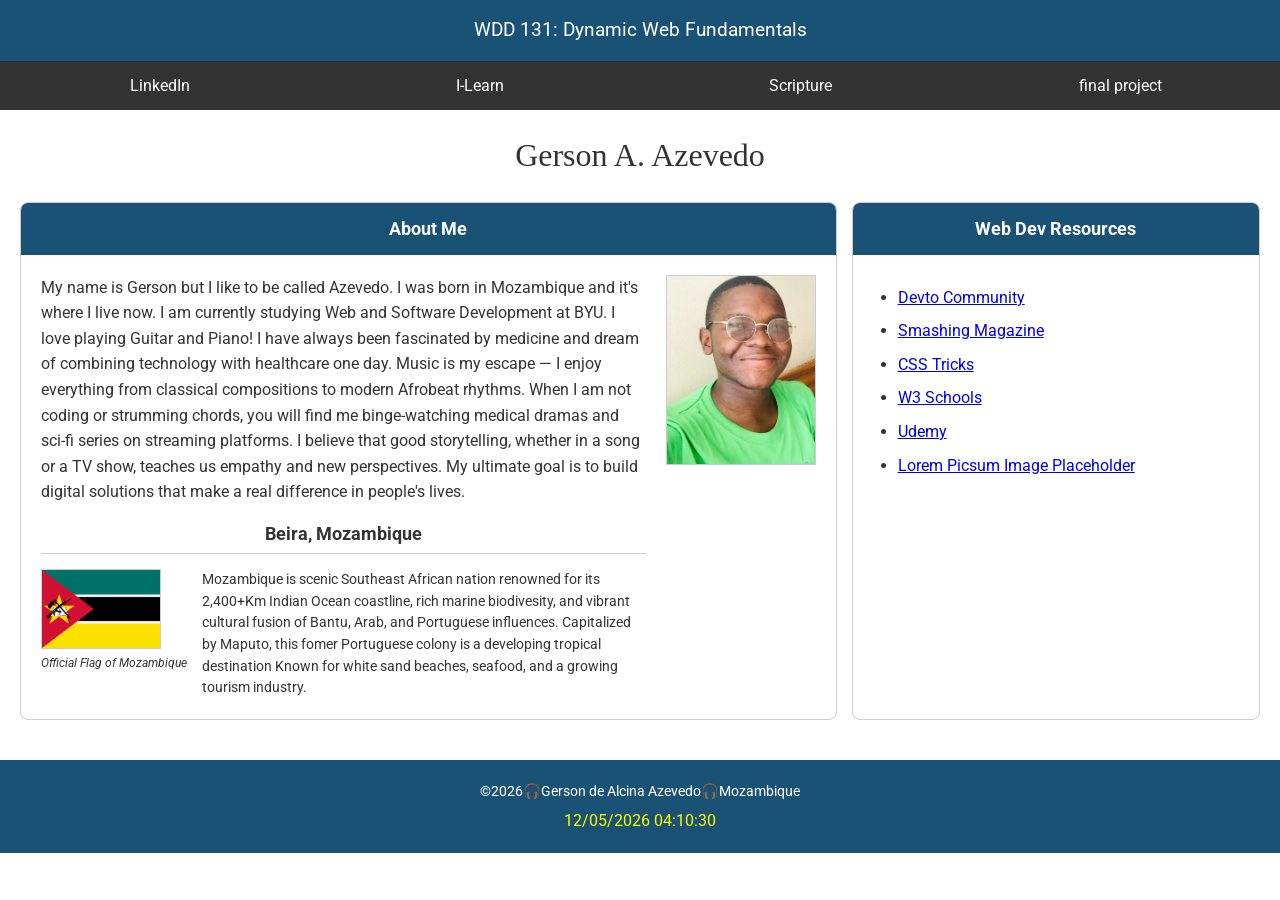
<file: index.html>
<!DOCTYPE html>
<html lang="en">
<head>
    <meta charset="UTF-8">
    <meta name="viewport" content="width=device-width, initial-scale=1.0">
    <title>
        WDD 131 - Dynamic Web Fundamentals - Gerson A. Azevedo
    </title>
    <meta name="description" content="Gerson A. Azevedo - WDD 131 Dynamic Web Fundamentals. Personal page with web development resources and background from Beira, Mozambique.">
    <meta name="author" content="Gerson A. Azevedo">


    <!--Google Fonts-->
    <link rel="preconnect" href="https://fonts.googleapis.com">
    <link rel="preconnect" href="https://fonts.gstatic.com" crossorigin>
    <link href="https://fonts.googleapis.com/css2?family=Roboto:wght@400;700&display=swap" rel="stylesheet">


    <!--CSS-->
    <link rel="stylesheet" href="styles/base.css">

    <!--JavaScript-->
    <script src="scripts/getdates.js" defer></script>

</head>

<body>
    <header>
        <span id="course-title">WDD 131: Dynamic Web Fundamentals</span>
        <nav>
            <a href="https://linkedin.com">LinkedIn</a>
            <a href="https://byupw.instructure.com/">I-Learn</a>
            <a href="https://www.churchofjesuschrist.org/study/scriptures">Scripture</a>
            <a href="#">final project</a>
        </nav>
    </header>

    <main>
        <h1>
            Gerson A. Azevedo
        </h1>

        <div class="cards-container">
            <!--card 1: about Me-->
            <section class="card">
                <h2>
                    About Me
                </h2>
                <div class="card-content">
                    <div class="about-text">
                        <p>
                            My name is Gerson but I like to be called Azevedo. I was born in Mozambique and it's where I live now. I am currently studying Web and Software Development at BYU. I love playing Guitar and Piano! I have always been fascinated by medicine and dream of combining technology with healthcare one day. Music is my escape — I enjoy everything from classical compositions to modern Afrobeat rhythms. When I am not coding or strumming chords, you will find me binge-watching medical dramas and sci-fi series on streaming platforms. I believe that good storytelling, whether in a song or a TV show, teaches us empathy and new perspectives. My ultimate goal is to build digital solutions that make a real difference in people's lives.
                        </p>

                        <h3>
                            Beira, Mozambique
                        </h3>

                        <hr>
                        <div class="flag-section">
                            <figure>
                                <img src="images/moz_flag.png" alt="Official flag of Mozambiqque" class="flag">
                                <figcaption>
                                    Official Flag of Mozambique
                                </figcaption>
                            </figure>
                            <p>
                             Mozambique is scenic Southeast African nation renowned for its 2,400+Km Indian Ocean coastline, rich marine biodivesity, and vibrant cultural fusion of Bantu, Arab, and Portuguese influences. Capitalized by Maputo, this fomer Portuguese colony is a developing tropical destination Known for white sand beaches, seafood, and a growing tourism industry.
                            </p>
                        </div>

                    </div>
                    <img src="images/gerson_profile.webp" alt="Gerson A. Azevedo" class="profile-img">
                </div>
            </section>

            <!--card 2: web dev resources-->
            <section class="card">
                <h2>
                    Web Dev Resources
                </h2>
                <div class="card-content resources">
                    <ul>
                        <li>
                            <a href="https://dev.to">Devto Community</a>
                        </li>
                        
                        <li>
                            <a href="https://smashingmagazine.com">Smashing Magazine</a>
                        </li>

                        <li>
                            <a href="https://css-tricks.com">CSS Tricks</a>
                        </li>

                        <li>
                            <a href="https://w3schools.com">W3 Schools</a>
                        </li>

                        <li>
                            <a href="https://udemy.com">Udemy</a>
                        </li>

                        <li>
                            <a href="https://lorempicsum.com">Lorem Picsum Image Placeholder</a>
                        </li>
                    </ul>
                </div>
            </section>
        </div>
    </main>

    <footer>
        <p>
            ©<span id="currentyear"></span>🎧Gerson de Alcina Azevedo🎧Mozambique
        </p>
         <p id="lastModified"></p>
    </footer>

</body>
</html>
</file>
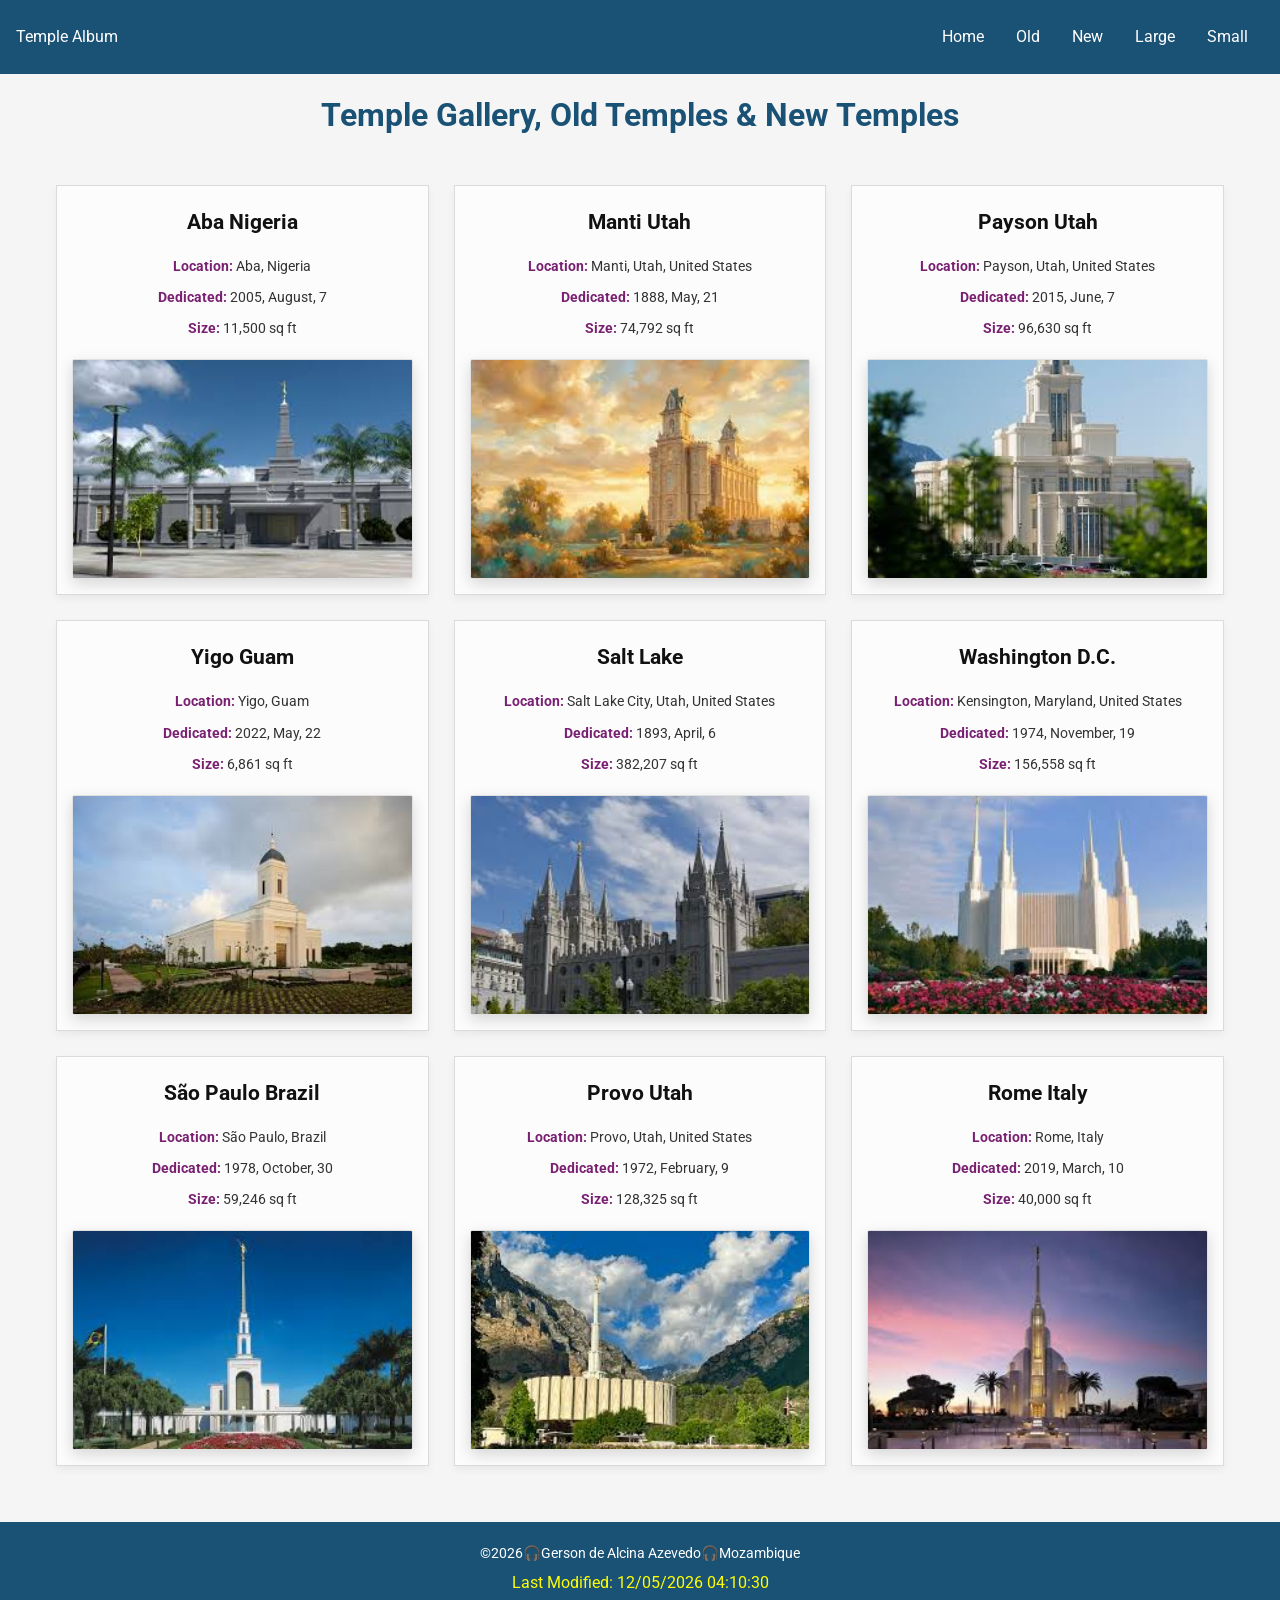
<file: filtered-temples.html>
<!DOCTYPE html>
<html lang="en">
<head>
    <meta charset="UTF-8">
    <meta name="viewport" content="width=device-width, initial-scale=1.0">
    <title>
        WDD 131 - Dynamic Web Fundamentals - Gerson A. Azevedo
    </title>
    <meta name="description" content="Gerson A. Azevedo - WDD 131 Dynamic Web Fundamentals. Personal page with web development resources and background from Beira, Mozambique.">
    <meta name="author" content="Gerson A. Azevedo">

    <!--Google Fonts-->
    <link rel="preconnect" href="https://fonts.googleapis.com">
    <link rel="preconnect" href="https://fonts.gstatic.com" crossorigin>
    <link href="https://fonts.googleapis.com/css2?family=Roboto:wght@400;700&display=swap" rel="stylesheet">

    <!--CSS mobile first and desktop-->
    <link rel="stylesheet" href="styles/filtered-temples.css">
    <link rel="stylesheet" href="styles/filtered-temples-large.css">

    <!---------ipt----------------------->
    <script src="scripts/filtered-temples.js" defer></script>
</head>

<body>
    <header>
       <span>Temple Album</span>
       <button id="menu-toggle" aria-label="Toggle navigation">☰</button>
        <nav>
            <a href="#" id="nav-home">Home</a>
            <a href="#" id="nav-old">Old</a>
            <a href="#" id="nav-new">New</a>
            <a href="#" id="nav-large">Large</a>
            <a href="#" id="nav-small">Small</a>
        </nav>
    </header>

    <main>
        <h1 id="temple-gallery">Temple Gallery, Old Temples & New Temples</h1>
        
        <!-- 9 temple pictures -->
        <div id="temple-container"></div>
    </main>

    <footer>
        <p>
            ©<span id="currentyear"></span>🎧Gerson de Alcina Azevedo🎧Mozambique
        </p>
        <p id="lastModified"></p>
    </footer>
</body>
</html>
</file>
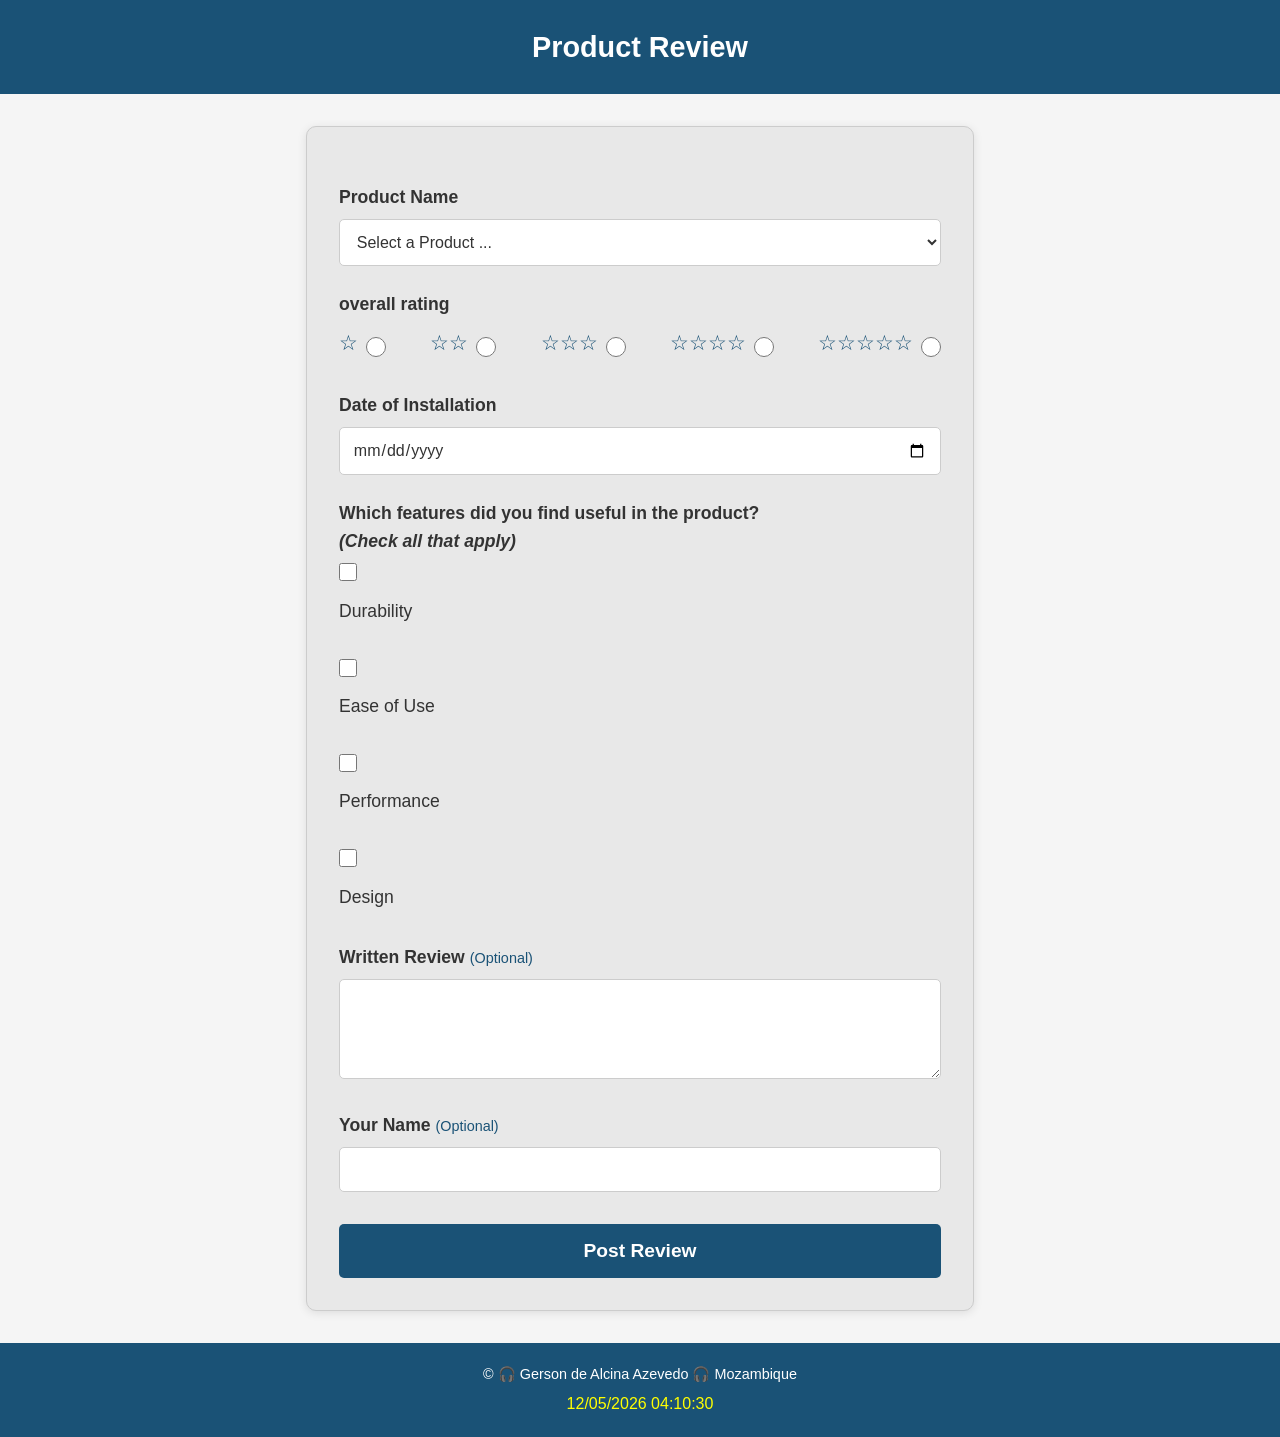
<file: form.html>
<!DOCTYPE html>
<html lang="en">
<head>
    <meta charset="UTF-8">
    <meta name="viewport" content="width=device-width, initial-scale=1.0">
    <title>Product Review Form</title>
    <meta name="description" content="Gerson A. Azevedo - WDD 131 Dynamic Web Fundamentals. Personal page with web development resources and background from Beira, Mozambique.">
    <meta name="author" content="Gerson A. Azevedo">

    <!--Google Fonts-->
    <link rel="preconnect" href="https://fonts.googleapis.com">
    <link rel="preconnect" href="https://fonts.gstatic.com" crossorigin>
    <link href="https://fonts.googleapis.com/css2?family=Roboto:wght@400;700&display=swap" rel="stylesheet">

    <!--CSS-->
    <link rel="stylesheet" href="styles/form.css">
<base target="_blank">
</head>

<body>
    <header>
        <h1>Product Review</h1>
    </header>

    <main>
        <form method="get" action="review.html">
            <!-- Product Name -->
            <label for="product">Product Name</label>
            <select id="product" name="product" required>
                <option value="" disabled selected>Select a Product ...</option>
            </select>

            <!-- Star Rating -->
            <fieldset class="star-rating">
                <legend>overall rating</legend>
                <div class="stars">
                    <label for="rating1">☆<br>
                        <input type="radio" id="rating1" name="rating" value="1" required>
                    </label>
                    <label for="rating2">☆☆<br>
                        <input type="radio" id="rating2" name="rating" value="2" required>
                    </label>
                    <label for="rating3">☆☆☆<br>
                        <input type="radio" id="rating3" name="rating" value="3" required>
                    </label>
                    <label for="rating4">☆☆☆☆<br>
                        <input type="radio" id="rating4" name="rating" value="4" required>
                    </label>
                    <label for="rating5">☆☆☆☆☆<br>
                        <input type="radio" id="rating5" name="rating" value="5" required>
                    </label>
                </div>
            </fieldset>

            <!-- Date of Installation -->
            <label for="installDate">Date of Installation</label>
            <input type="date" id="installDate" name="installDate" required>

            <!-- Useful Features - CORRIGIDO: cada checkbox com label for separada -->
            <fieldset>
                <legend>Which features did you find useful in the product?<br><em>(Check all that apply)</em></legend>
                <input type="checkbox" id="durability" name="features" value="Durability">
                <label for="durability">Durability</label><br>

                <input type="checkbox" id="easeOfUse" name="features" value="Ease of Use">
                <label for="easeOfUse">Ease of Use</label><br>

                <input type="checkbox" id="performance" name="features" value="Performance">
                <label for="performance">Performance</label><br>

                <input type="checkbox" id="design" name="features" value="Design">
                <label for="design">Design</label>
            </fieldset>

            <!-- Written Review -->
            <label for="review">Written Review <span class="optional">(Optional)</span></label>
            <textarea id="review" name="review" rows="4"></textarea>

            <!-- User Name -->
            <label for="username">Your Name <span class="optional">(Optional)</span></label>
            <input type="text" id="username" name="username">

            <!-- Submit Button -->
            <input type="submit" value="Post Review">
        </form>
    </main>

    <footer>
        <p>©<span id="currentyear"></span> 🎧 Gerson de Alcina Azevedo 🎧 Mozambique</p>
        <p id="lastModified"></p>
    </footer>

<script src="scripts/form.js"></script>
</body>
</html>
</file>
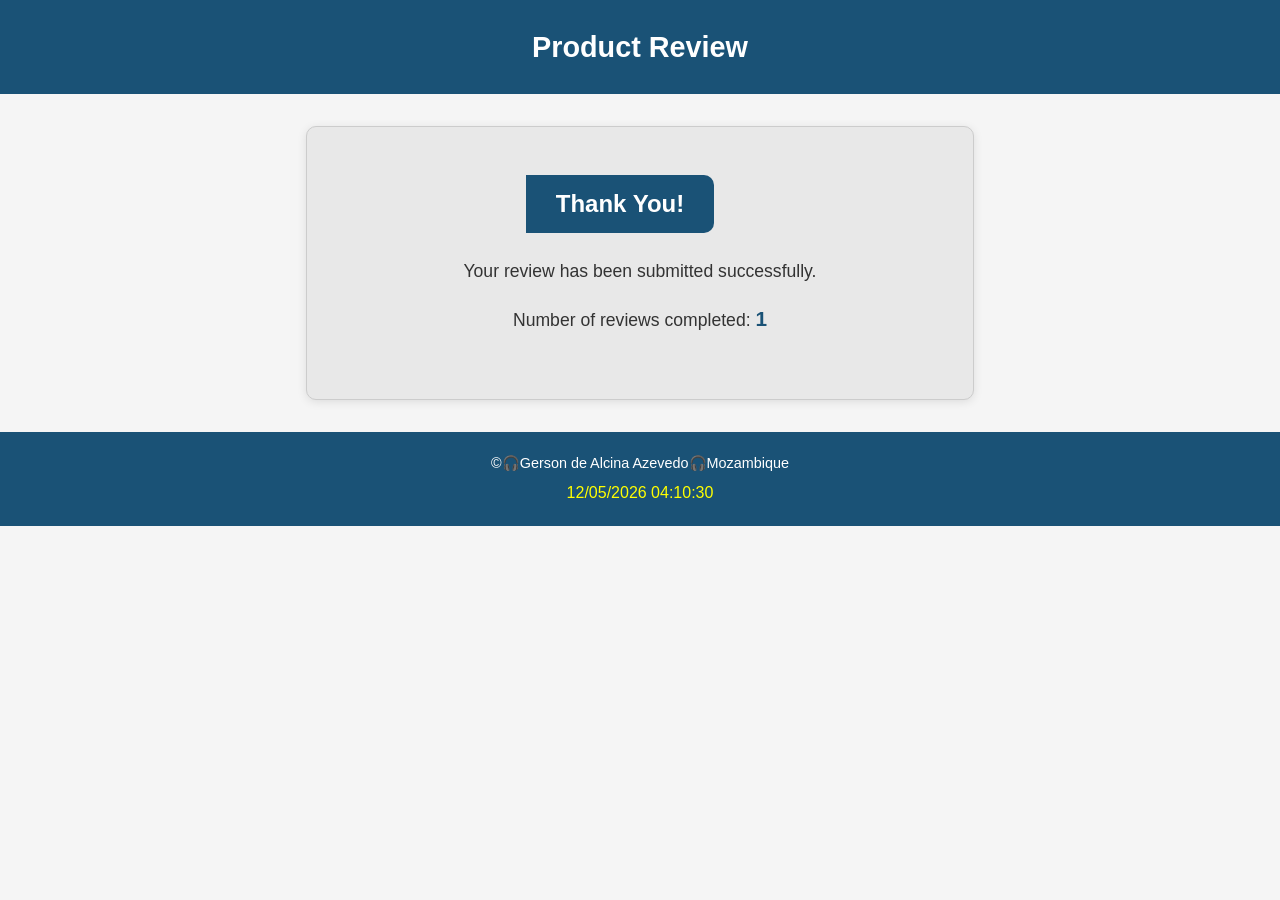
<file: review.html>
<!DOCTYPE html>
<html lang="en">
<head>
    <meta charset="UTF-8">
    <meta name="viewport" content="width=device-width, initial-scale=1.0">
    <title>Review Confirmation</title>
    <link rel="stylesheet" href="styles/form.css">
</head>
<body>
    <header>
        <h1>Product Review</h1>
    </header>

    <main>
        <div class="confirmation">
            <h2>Thank You!</h2>
            <p>Your review has been submitted successfully.</p>
            <p>Number of reviews completed: <span id="reviewCount">0</span></p>
        </div>
    </main>

    <footer>
        <p>
            ©<span id="currentyear"></span>🎧Gerson de Alcina Azevedo🎧Mozambique
        </p>
         <p id="lastModified"></p>
    </footer>


    <script>
        // Contador de reviews usando localStorage
        let reviewCount = localStorage.getItem('reviewCount') || 0;
        reviewCount = parseInt(reviewCount) + 1;
        localStorage.setItem('reviewCount', reviewCount);
        document.getElementById('reviewCount').textContent = reviewCount;

        // Data da última modificação
        document.getElementById('lastModified').textContent = document.lastModified;
    </script>
</body>
</html>
</file>
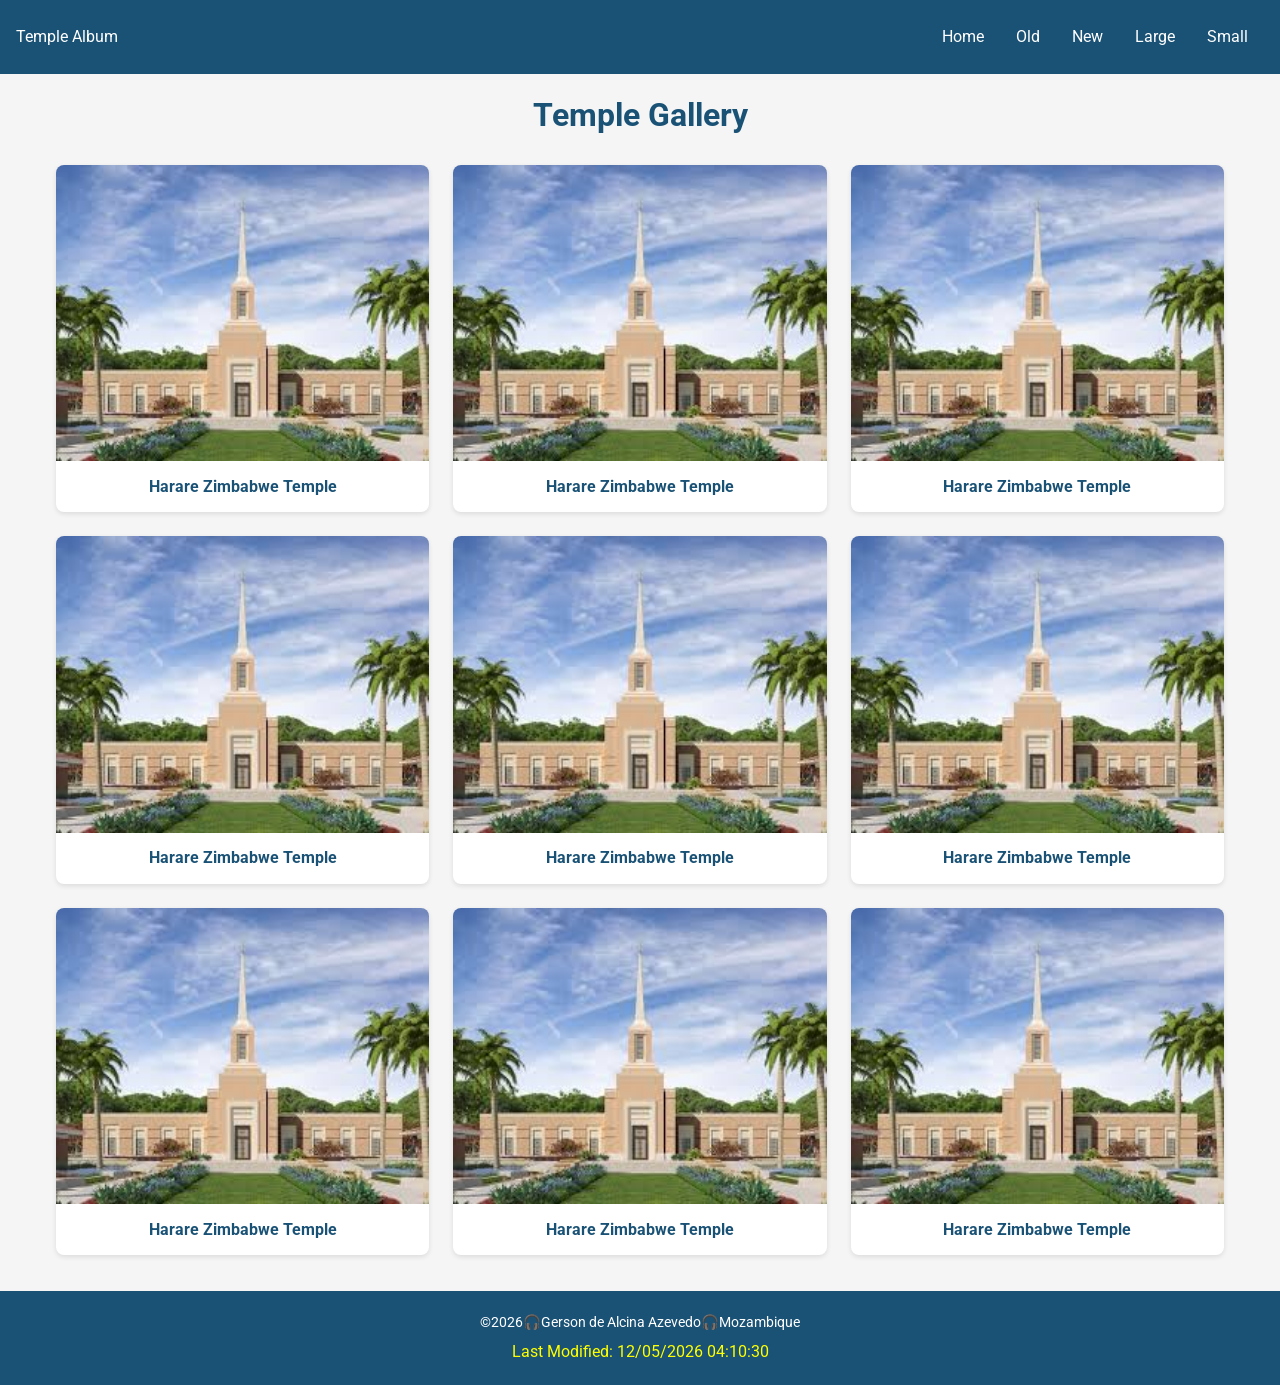
<file: temples.html>
<!DOCTYPE html>
<html lang="en">
<head>
    <meta charset="UTF-8">
    <meta name="viewport" content="width=device-width, initial-scale=1.0">
    <title>
        WDD 131 - Dynamic Web Fundamentals - Gerson A. Azevedo
    </title>
    <meta name="description" content="Gerson A. Azevedo - WDD 131 Dynamic Web Fundamentals. Personal page with web development resources and background from Beira, Mozambique.">
    <meta name="author" content="Gerson A. Azevedo">

    <!--Google Fonts-->
    <link rel="preconnect" href="https://fonts.googleapis.com">
    <link rel="preconnect" href="https://fonts.gstatic.com" crossorigin>
    <link href="https://fonts.googleapis.com/css2?family=Roboto:wght@400;700&display=swap" rel="stylesheet">

    <!--CSS mobile first and desktop-->
    <link rel="stylesheet" href="styles/temples.css">
    <link rel="stylesheet" href="styles/temples-large.css">

    <!---------ipt----------------------->
    <script src="scripts/temples.js" defer></script>
</head>

<body>
    <header>
       <span>Temple Album</span>
       <button id="menu-toggle" aria-label="Toggle navigation">☰</button>
         <nav>
                <a href="index.html">Home</a>
                <a href="temples.html?filter=old">Old</a>
                <a href="temples.html?filter=new">New</a>
                <a href="temples.html?filter=large">Large</a>
                <a href="temples.html?filter=small">Small</a>
          </nav>
    </header>

    <main>
        <h1>Temple Gallery</h1>
        
        <!-- 9 temple pictures -->
        <div class="gallery">
            <figure>
                <img src="images/harare.jpg" alt="Harare Zimbabwe Temple">
                <figcaption>Harare Zimbabwe Temple</figcaption>
            </figure>
             <figure>
                <img src="images/harare.jpg" alt="Harare Zimbabwe Temple">
                <figcaption>Harare Zimbabwe Temple</figcaption>
            </figure>
            <figure>
                <img src="images/harare.jpg" alt="Harare Zimbabwe Temple">
                <figcaption>Harare Zimbabwe Temple</figcaption>
            </figure>
            <figure>
                <img src="images/harare.jpg" alt="Harare Zimbabwe Temple">
                <figcaption>Harare Zimbabwe Temple</figcaption>
            </figure>
            <figure>
                <img src="images/harare.jpg" alt="Harare Zimbabwe Temple">
                <figcaption>Harare Zimbabwe Temple</figcaption>
            </figure>
            <figure>
                <img src="images/harare.jpg" alt="Harare Zimbabwe Temple">
                <figcaption>Harare Zimbabwe Temple</figcaption>
            </figure>
            <figure>
                <img src="images/harare.jpg" alt="Harare Zimbabwe Temple">
                <figcaption>Harare Zimbabwe Temple</figcaption>
            </figure>
            <figure>
                <img src="images/harare.jpg" alt="Harare Zimbabwe Temple">
                <figcaption>Harare Zimbabwe Temple</figcaption>
            </figure>
            <figure>
                <img src="images/harare.jpg" alt="Harare Zimbabwe Temple">
                <figcaption>Harare Zimbabwe Temple</figcaption>
            </figure>
        </div>
    </main>

    <footer>
        <p>
            ©<span id="currentyear"></span>🎧Gerson de Alcina Azevedo🎧Mozambique
        </p>
        <p id="lastModified"></p>
    </footer>
</body>
</html>
</file>
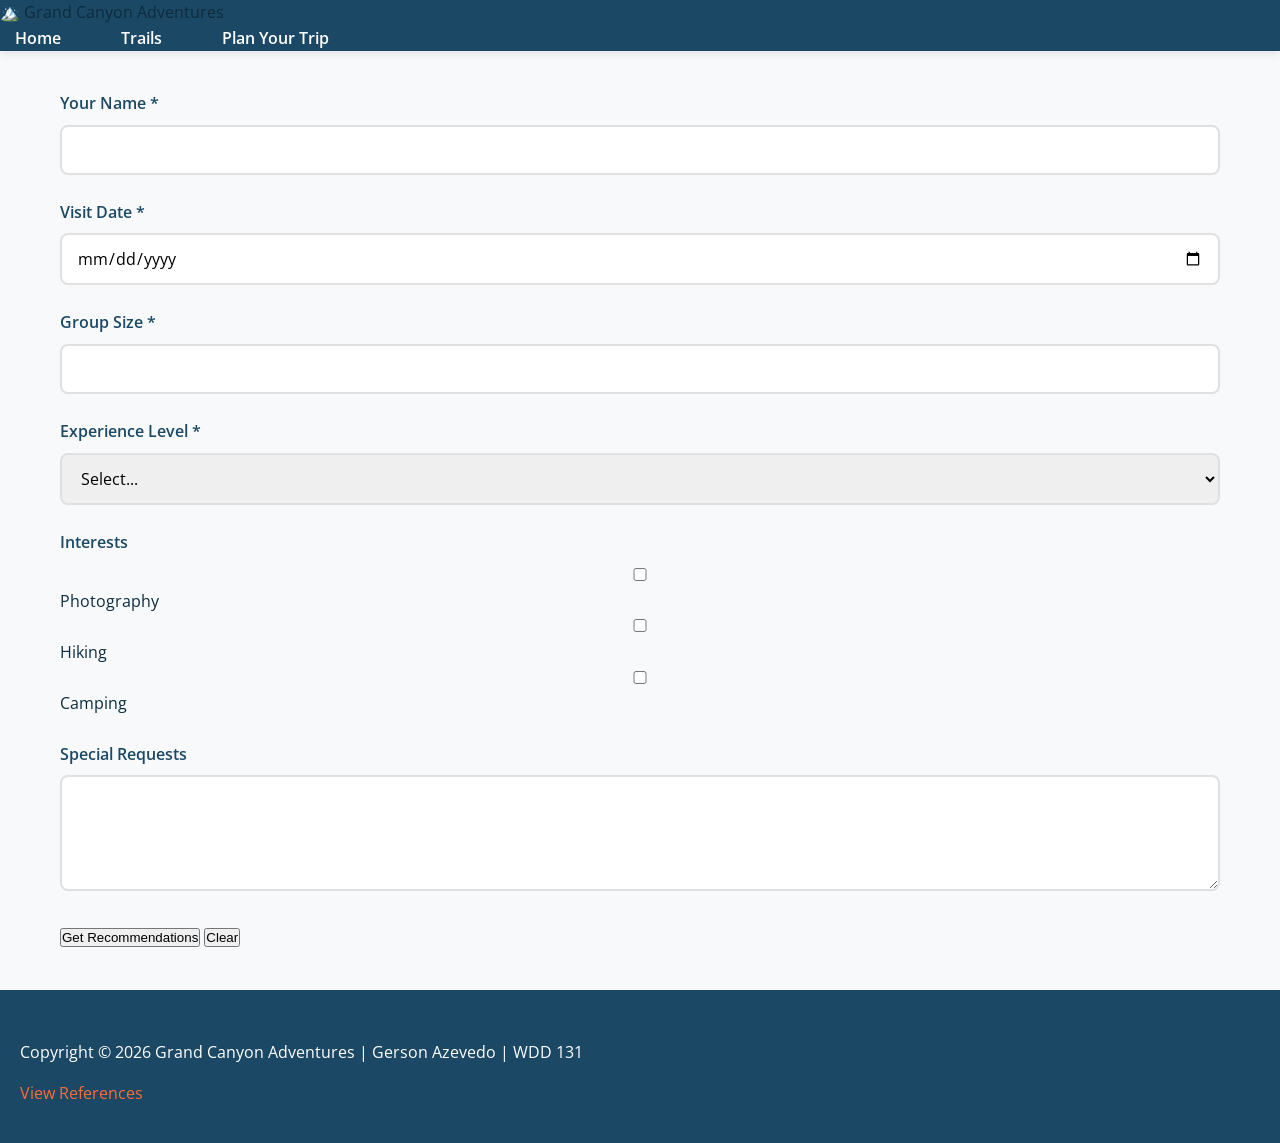
<file: project/plan.html>
<!DOCTYPE html>
<html lang="en">
<head>
    <meta charset="UTF-8">
    <meta name="viewport" content="width=device-width, initial-scale=1.0">
    <meta name="description" content="...descrição do site...">
    <meta name="author" content="Gerson Azevedo">
    <title>Plan Your Trip - Grand Canyon Adventures</title>
    
    <!-- Google Fonts do seu site plan -->
    <link rel="preconnect" href="https://fonts.googleapis.com">
    <link rel="preconnect" href="https://fonts.gstatic.com" crossorigin>
    <link href="https://fonts.googleapis.com/css2?family=Merriweather:wght@400;700&family=Open+Sans:wght@400;600&display=swap" rel="stylesheet">
    
    <!-- CSS -->
    <link rel="stylesheet" href="styles/style.css">
</head>
<body>
    <!-- HEADER com navegação -->
    <header>
        <div class="logo">🏔️ Grand Canyon Adventures</div>
        <button class="hamburger" id="hamburgerBtn">☰</button>
        <nav id="mainNav">
            <ul>
                <li><a href="index.html">Home</a></li>
                <li><a href="trails.html">Trails</a></li>
                <li><a href="plan.html">Plan Your Trip</a></li>
            </ul>
        </nav>
    </header>

    <!-- MAIN - conteúdo específico de cada página -->
    <main>

        <form id="tripPlannerForm" novalidate>
            <!-- Campo de texto -->
            <div class="form-group">
                <label for="visitorName">Your Name *</label>
                <input type="text" id="visitorName" name="visitorName" required>
            </div>
            
            <!-- Campo de data -->
            <div class="form-group">
                <label for="visitDate">Visit Date *</label>
                <input type="date" id="visitDate" name="visitDate" required>
            </div>
            
            <!-- Campo numérico -->
            <div class="form-group">
                <label for="groupSize">Group Size *</label>
                <input type="number" id="groupSize" name="groupSize" min="1" max="20" required>
            </div>
            
            <!-- Select dropdown -->
            <div class="form-group">
                <label for="experienceLevel">Experience Level *</label>
                <select id="experienceLevel" name="experienceLevel" required>
                    <option value="">Select...</option>
                    <option value="beginner">Beginner</option>
                    <option value="intermediate">Intermediate</option>
                    <option value="advanced">Advanced</option>
                </select>
            </div>
            
            <!-- Checkboxes -->
            <div class="form-group">
                <label>Interests</label>
                <input type="checkbox" name="interests" value="photography"> Photography
                <input type="checkbox" name="interests" value="hiking"> Hiking
                <input type="checkbox" name="interests" value="camping"> Camping
            </div>
            
            <!-- Textarea -->
            <div class="form-group">
                <label for="specialRequests">Special Requests</label>
                <textarea id="specialRequests" name="specialRequests" rows="4"></textarea>
            </div>
            
            <!-- Botões -->
            <button type="submit">Get Recommendations</button>
            <button type="reset">Clear</button>
        </form>

    </main>

    <!-- FOOTER com link para referências -->
    <footer>
        <p>Copyright © 2026 Grand Canyon Adventures | Gerson Azevedo | WDD 131</p>
        <p><a href="references.html">View References</a></p>
    </footer>

    <!-- JavaScript no final do body -->
    <script src="scripts/main.js"></script>
</body>
</html>
</file>
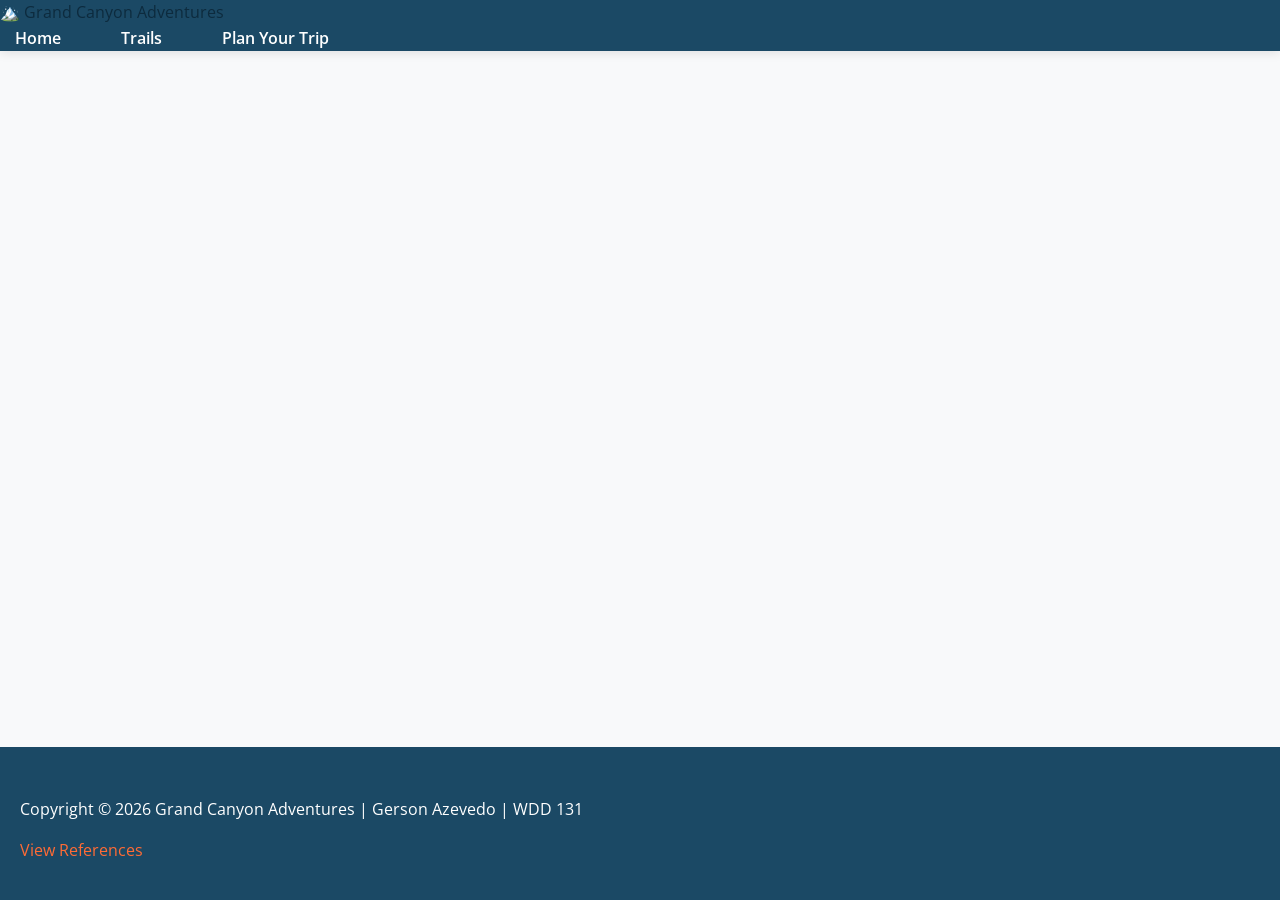
<file: project/references.html>
<!DOCTYPE html>
<html lang="en">
<head>
    <meta charset="UTF-8">
    <meta name="viewport" content="width=device-width, initial-scale=1.0">
    <meta name="description" content="...descrição do site...">
    <meta name="author" content="Gerson Azevedo">
    <title>References - Grand Canyon Adventures</title>
    
    <!-- Google Fonts do seu site plan -->
    <link rel="preconnect" href="https://fonts.googleapis.com">
    <link rel="preconnect" href="https://fonts.gstatic.com" crossorigin>
    <link href="https://fonts.googleapis.com/css2?family=Merriweather:wght@400;700&family=Open+Sans:wght@400;600&display=swap" rel="stylesheet">
    
    <!-- CSS -->
    <link rel="stylesheet" href="styles/style.css">
</head>
<body>
    <!-- HEADER com navegação -->
    <header>
        <div class="logo">🏔️ Grand Canyon Adventures</div>
        <button class="hamburger" id="hamburgerBtn">☰</button>
        <nav id="mainNav">
            <ul>
                <li><a href="index.html">Home</a></li>
                <li><a href="trails.html">Trails</a></li>
                <li><a href="plan.html">Plan Your Trip</a></li>
            </ul>
        </nav>
    </header>


    <main>
        <!-- CONTEÚDO DIFERENTE EM CADA PÁGINA -->
    </main>

    <!-- FOOTER com link para referências -->
    <footer>
        <p>Copyright © 2026 Grand Canyon Adventures | Gerson Azevedo | WDD 131</p>
        <p><a href="references.html">View References</a></p>
    </footer>

    <!-- JavaScript no final do body -->
    <script src="scripts/main.js"></script>
</body>
</html>
</file>
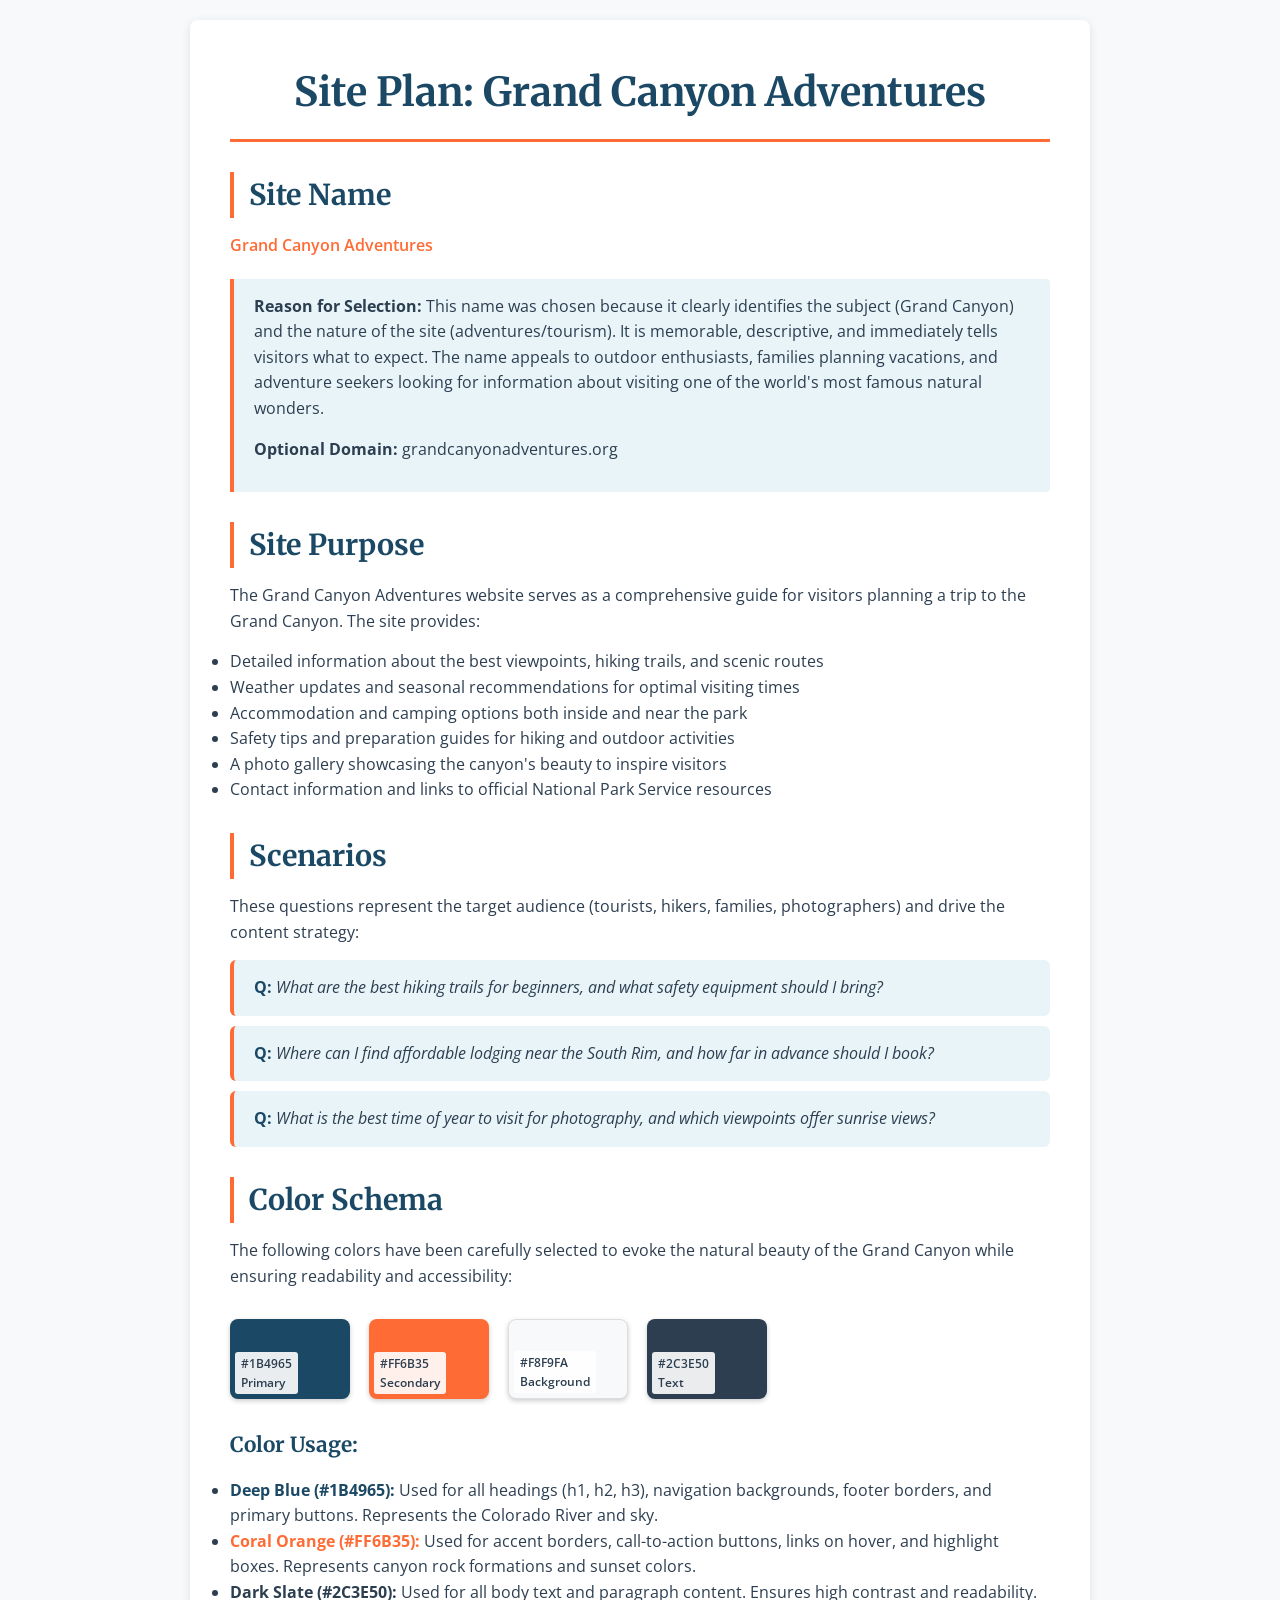
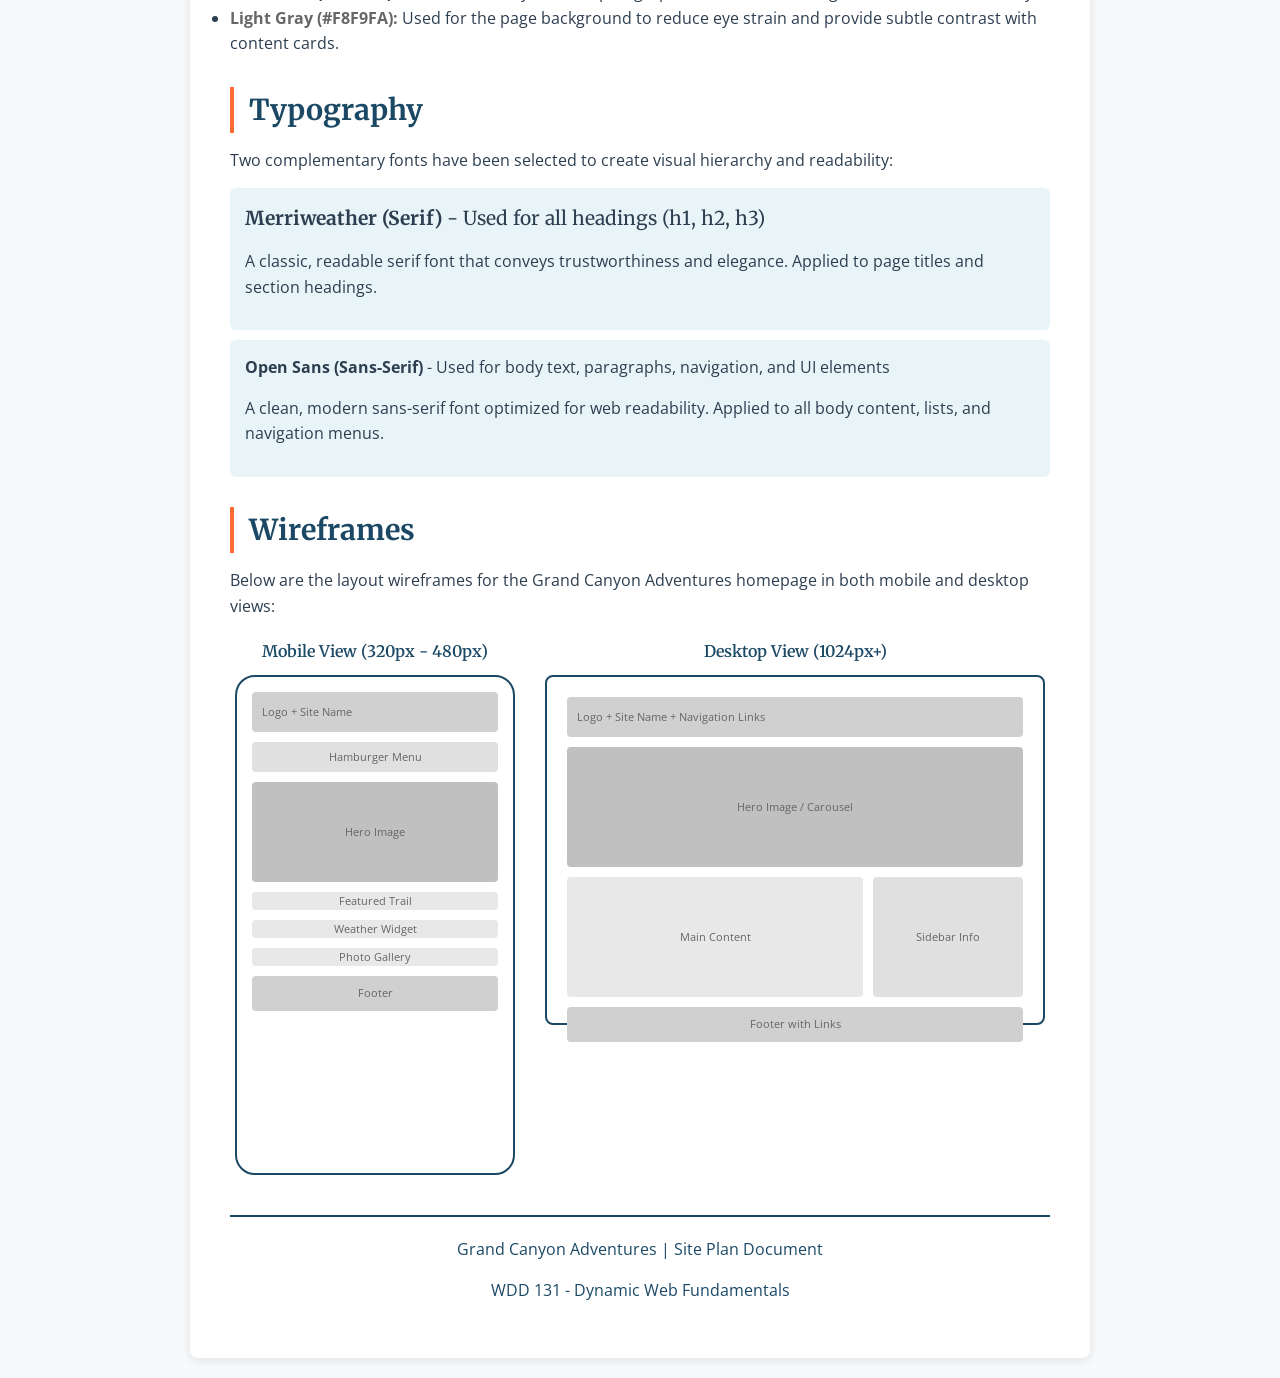
<file: project/siteplan.html>
<!DOCTYPE html>
<html lang="en">
<head>
    <meta charset="UTF-8">
    <meta name="viewport" content="width=device-width, initial-scale=1.0">
    <meta name="description" content="Site plan document for Grand Canyon Adventures website project. Includes site purpose, target audience scenarios, color scheme, typography, and wireframes.">
    <meta name="author" content="Gerson Azevedo">
    <title>Site Plan - Grand Canyon Adventures</title>
    <link rel="preconnect" href="https://fonts.googleapis.com">
    <link rel="preconnect" href="https://fonts.gstatic.com" crossorigin>
    <link href="https://fonts.googleapis.com/css2?family=Merriweather:wght@400;700&family=Open+Sans:wght@400;600&display=swap" rel="stylesheet">
    <link rel="stylesheet" href="styles/siteplan.css">
</head>
<body>
    <div class="container">
        <h1>Site Plan: Grand Canyon Adventures</h1>

        <section id="site-name">
            <h2>Site Name</h2>
            <p><strong class="domain-note">Grand Canyon Adventures</strong></p>
            <div class="accent-box">
                <p><strong>Reason for Selection:</strong> This name was chosen because it clearly identifies the subject (Grand Canyon) and the nature of the site (adventures/tourism). It is memorable, descriptive, and immediately tells visitors what to expect. The name appeals to outdoor enthusiasts, families planning vacations, and adventure seekers looking for information about visiting one of the world's most famous natural wonders.</p>
                <p><strong>Optional Domain:</strong> grandcanyonadventures.org</p>
            </div>
        </section>

        <section id="site-purpose">
            <h2>Site Purpose</h2>
            <p>The Grand Canyon Adventures website serves as a comprehensive guide for visitors planning a trip to the Grand Canyon. The site provides:</p>
            <ul class="purpose-list">
                <li>Detailed information about the best viewpoints, hiking trails, and scenic routes</li>
                <li>Weather updates and seasonal recommendations for optimal visiting times</li>
                <li>Accommodation and camping options both inside and near the park</li>
                <li>Safety tips and preparation guides for hiking and outdoor activities</li>
                <li>A photo gallery showcasing the canyon's beauty to inspire visitors</li>
                <li>Contact information and links to official National Park Service resources</li>
            </ul>
        </section>

        <section id="scenarios">
            <h2>Scenarios</h2>
            <p>These questions represent the target audience (tourists, hikers, families, photographers) and drive the content strategy:</p>
            <ul class="scenario-list">
                <li>What are the best hiking trails for beginners, and what safety equipment should I bring?</li>
                <li>Where can I find affordable lodging near the South Rim, and how far in advance should I book?</li>
                <li>What is the best time of year to visit for photography, and which viewpoints offer sunrise views?</li>
            </ul>
        </section>

        <section id="color-schema">
            <h2>Color Schema</h2>
            <p>The following colors have been carefully selected to evoke the natural beauty of the Grand Canyon while ensuring readability and accessibility:</p>
            
            <div class="color-swatches">
                <div class="color-swatch color-primary"><span>#1B4965<br>Primary</span></div>
                <div class="color-swatch color-secondary"><span>#FF6B35<br>Secondary</span></div>
                <div class="color-swatch color-background"><span>#F8F9FA<br>Background</span></div>
                <div class="color-swatch color-text"><span>#2C3E50<br>Text</span></div>
            </div>

            <h3>Color Usage:</h3>
            <ul class="color-usage-list">
                <li><strong class="color-primary-text">Deep Blue (#1B4965):</strong> Used for all headings (h1, h2, h3), navigation backgrounds, footer borders, and primary buttons. Represents the Colorado River and sky.</li>
                <li><strong class="color-secondary-text">Coral Orange (#FF6B35):</strong> Used for accent borders, call-to-action buttons, links on hover, and highlight boxes. Represents canyon rock formations and sunset colors.</li>
                <li><strong class="color-text-text">Dark Slate (#2C3E50):</strong> Used for all body text and paragraph content. Ensures high contrast and readability.</li>
                <li><strong class="color-background-text">Light Gray (#F8F9FA):</strong> Used for the page background to reduce eye strain and provide subtle contrast with content cards.</li>
            </ul>
        </section>

        <section id="typography">
            <h2>Typography</h2>
            <p>Two complementary fonts have been selected to create visual hierarchy and readability:</p>
            
            <div class="font-sample">
                <p class="font-merriweather"><strong>Merriweather (Serif)</strong> - Used for all headings (h1, h2, h3)</p>
                <p>A classic, readable serif font that conveys trustworthiness and elegance. Applied to page titles and section headings.</p>
            </div>

            <div class="font-sample">
                <p class="font-opensans"><strong>Open Sans (Sans-Serif)</strong> - Used for body text, paragraphs, navigation, and UI elements</p>
                <p>A clean, modern sans-serif font optimized for web readability. Applied to all body content, lists, and navigation menus.</p>
            </div>
        </section>

        <section id="wireframes">
            <h2>Wireframes</h2>
            <p>Below are the layout wireframes for the Grand Canyon Adventures homepage in both mobile and desktop views:</p>
            
            <div class="wireframe-container">
                <div>
                    <div class="wireframe-label">Mobile View (320px - 480px)</div>
                    <div class="wireframe wireframe-mobile">
                        <div class="wf-header">Logo + Site Name</div>
                        <div class="wf-nav">Hamburger Menu</div>
                        <div class="wf-hero wf-mobile-hero">Hero Image</div>
                        <div class="wf-content wf-mobile-content">
                            <div class="wf-card wf-mobile-card">Featured Trail</div>
                            <div class="wf-card wf-mobile-card">Weather Widget</div>
                            <div class="wf-card wf-mobile-card">Photo Gallery</div>
                        </div>
                        <div class="wf-footer">Footer</div>
                    </div>
                </div>

                <div>
                    <div class="wireframe-label">Desktop View (1024px+)</div>
                    <div class="wireframe wireframe-desktop">
                        <div class="wf-header">Logo + Site Name + Navigation Links</div>
                        <div class="wf-hero wf-desktop-hero">Hero Image / Carousel</div>
                        <div class="wf-content wf-desktop-content">
                            <div class="wf-card wf-desktop-card">Main Content</div>
                            <div class="wf-sidebar">Sidebar Info</div>
                        </div>
                        <div class="wf-footer">Footer with Links</div>
                    </div>
                </div>
            </div>
        </section>

        <footer class="site-footer">
            <p>Grand Canyon Adventures | Site Plan Document</p>
            <p>WDD 131 - Dynamic Web Fundamentals</p>
        </footer>
    </div>
</body>
</html>
</file>
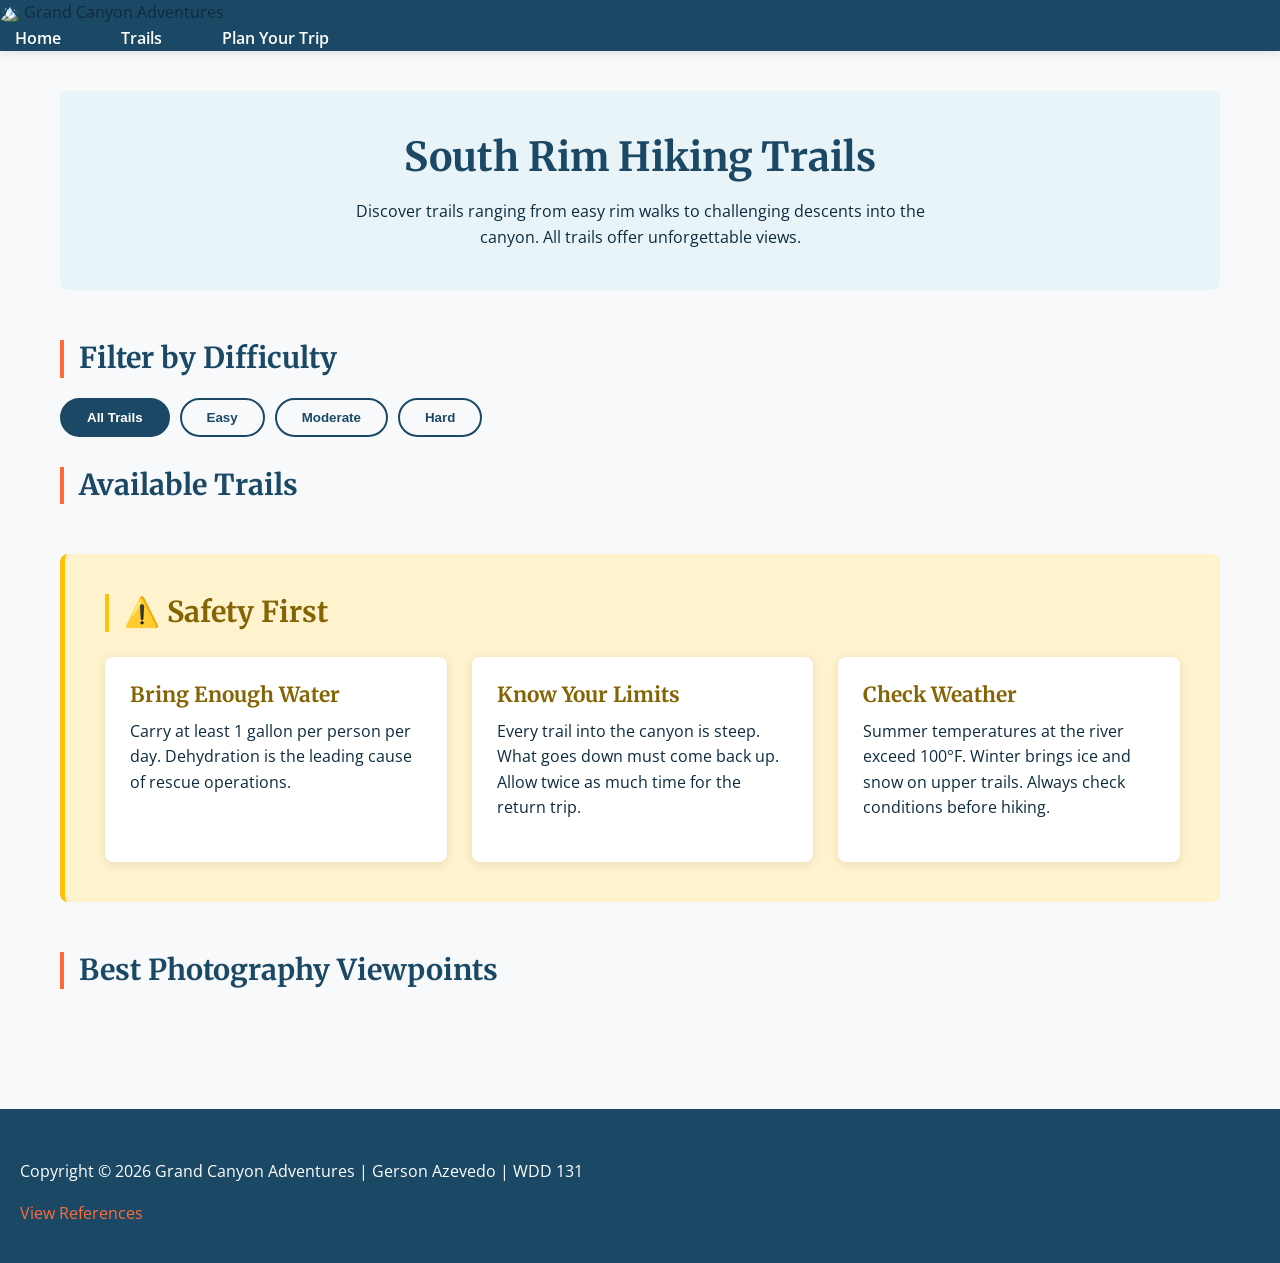
<file: project/trails.html>
<!DOCTYPE html>
<html lang="en">
<head>
    <meta charset="UTF-8">
    <meta name="viewport" content="width=device-width, initial-scale=1.0">
    <meta name="description" content="...descrição do site...">
    <meta name="author" content="Gerson Azevedo">
    <title>Trails - Grand Canyon Adventures</title>
    
    <!-- Google Fonts do seu site plan -->
    <link rel="preconnect" href="https://fonts.googleapis.com">
    <link rel="preconnect" href="https://fonts.gstatic.com" crossorigin>
    <link href="https://fonts.googleapis.com/css2?family=Merriweather:wght@400;700&family=Open+Sans:wght@400;600&display=swap" rel="stylesheet">
    
    <!-- CSS -->
    <link rel="stylesheet" href="styles/style.css">
</head>
<body>
    <!-- HEADER com navegação -->
    <header>
        <div class="logo">🏔️ Grand Canyon Adventures</div>
        <button class="hamburger" id="hamburgerBtn">☰</button>
        <nav id="mainNav">
            <ul>
                <li><a href="index.html">Home</a></li>
                <li><a href="trails.html">Trails</a></li>
                <li><a href="plan.html">Plan Your Trip</a></li>
            </ul>
        </nav>
    </header>

    <main>
        <section class="page-header">
            <h1>South Rim Hiking Trails</h1>
            <p>Discover trails ranging from easy rim walks to challenging descents into the canyon. All trails offer unforgettable views.</p>
        </section>

        <section class="trail-filters">
            <h2>Filter by Difficulty</h2>
            <div class="filter-buttons" id="filterButtons">
                <button class="filter-btn active" data-filter="all">All Trails</button>
                <button class="filter-btn" data-filter="easy">Easy</button>
                <button class="filter-btn" data-filter="moderate">Moderate</button>
                <button class="filter-btn" data-filter="hard">Hard</button>
            </div>
        </section>

        <section class="trails-list" id="trailsList">
             <h2>Available Trails</h2>
            <!-- Trails populated by JavaScript -->
        </section>

        <section class="safety-section">
            <h2>⚠️ Safety First</h2>
            <div class="safety-cards">
                <article class="safety-card">
                    <h3>Bring Enough Water</h3>
                    <p>Carry at least 1 gallon per person per day. Dehydration is the leading cause of rescue operations.</p>
                </article>
                <article class="safety-card">
                    <h3>Know Your Limits</h3>
                    <p>Every trail into the canyon is steep. What goes down must come back up. Allow twice as much time for the return trip.</p>
                </article>
                <article class="safety-card">
                    <h3>Check Weather</h3>
                    <p>Summer temperatures at the river exceed 100°F. Winter brings ice and snow on upper trails. Always check conditions before hiking.</p>
                </article>
            </div>
        </section>

        <section class="viewpoints-section">
            <h2>Best Photography Viewpoints</h2>
            <div class="viewpoints-grid" id="viewpointsGrid">
                <!-- Viewpoints populated by JavaScript -->
            </div>
        </section>
    </main>

    <!-- FOOTER com link para referências -->
    <footer>
        <p>Copyright © 2026 Grand Canyon Adventures | Gerson Azevedo | WDD 131</p>
        <p><a href="references.html">View References</a></p>
    </footer>

    <!-- JavaScript no final do body -->
    <script src="scripts/main.js"></script>
</body>
</html>
</file>
<file: styles/base.css>
/*=====RESET BASICO=====*/
*{
    margin:0;
    padding:0;
    box-sizing:border-box;
}

/*=====VARIAVEIS DE COR=====*/
:root{
    --primary-color: #1a5276; /*azul escuro, para o Header e Footer*/
    --nav-bg: #333333; /* cinza para navegacao*/
    --text-color: #333333; /*cor do texto principall*/
    --white: #ffffff;
    --card-borer: #cccccc;
    --link-color: #0000ee; /*cor padrao do link*/
}

/*=======tipografia=======*/
body {
    font-family: 'Roboto', Arial, sans-serif;
    color: var(--text-color);   /* ← ADICIONAR ; AQUI */
    line-height: 1.6;
    background-color: var(--white);
    max-width: 1800px;
    margin: 0 auto;
}

/*=========header==*/
header{
    background-color:var(--primary-color);
    color:var(--white);
    text-align:center;
    max-width: 1800px;
    margin:0 auto;
}

#course-title{
    display: block;
    padding: 15px 0;
    font-size: 1.2rem;
    font-weight: 400;

}

/*===========navegacao============*/
nav{
display: flex;
justify-content: space-around;
background-color: var(--nav-bg);
padding: 0;
max-width: 1800px;
margin:0 auto;
}

nav a{
    color: var(--white);
    text-decoration: none;
    padding:12px 20px;
    font-size:1rem;
    transition: background-color 0.3s ease;
    flex:1;
    text-align: center;
}

nav a:hover{
    background-color:var(--primary-color);
    color:var(--white)
}

/*main===========MAIN=========*/
main{
    max-width: 1800px;
    margin:0 auto;
    padding: 20px;

}

main h1{
    text-align: center;
    font-size:2rem;
    margin-bottom:  20px;
    color:var(--text-color);
    font-family: 'Georgia', serif;
    font-weight: normal;

}

/*========cards com CSS grid==============*/
.cards-container{
    display: grid;
    grid-template-columns: 2fr 1fr;
    gap: 15px;
    max-width: 1800px;
    margin:0 auto;
}

.card {
    border: 1px solid var(--card-borer);
    border-radius: 8px;
    overflow: hidden;
    background-color:var(--white)
    
}

.card h2{
    background-color:var(--primary-color);
    color:var(--white);
    text-align: center;
    padding: 12px;
    font-size:  1.1em;
    font-weight:700;

}

.card-content{
    padding:20px;

}

/*=======card sobre mim======*/
.about-text{
    flex:1;

}

.about-text > p:first-child {
    margin-bottom:15px;
}

.about-text h3{
    text-align: center;
    font-size:1.1rem;
    margin-top:10px;
    margin-bottom:5px;
}

.about-text hr{
    border:none;
    border-top: 1px solid var(--card-borer);
    margin-bottom:15px;

}

/*====texto e foto lado a lado=======*/
.card:first-child .card-content{
    display: flex;
    gap:20px;

}
.profile-img{
    width:150px;
    height:190px;
    object-fit: cover;
    border:1px solid var(--card-borer);

}

/*=======bandeira de moz=========*/
.flag-section{
    display: flex;
    gap:15px;
    align-items: flex-start;

}

.flag-section figure {
    text-align: center;
    flex-shrink:  0;
}

.flag {
    width:120px;
    height:80px;
    border:1px solid var(--card-borer);
    display: block;
}

.flag-section figcaption{
    font-size:0.75rem;
    font-style: italic;
    margin-top: 5px;
    color: var(--text-color);
}

.flag-section p {
    font-size: 0.9rem;
    line-height: 1.5;
}

/*=====recursos do cartao=====*/
.resources{
    padding: 30px 20px;

}

.resources ul{
    list-style-type: disc;
    padding-left: 25px;

}

.resources li {
margin-bottom: 8px;

}

.resources a{
    color: var(--link-color);
    text-decoration: underline;

}

.resources a:hover{
    color: #000080;
}

/*===========Footer================*/
footer{
    background-color: var(--primary-color);
    color: var(--white);
    text-align: center;
    padding: 15px;
    margin-top: 20px;
    max-width: 1800px;
    margin-left: auto;
    margin-right: auto;
}

footer p{
    margin: 5px 0;
    font-size: 0.9rem;

}

#lastModified {
    color: #ffff00; /*data de modificacao*/
    font-size: 1rem;
}

/*=========responividade===========*/
@media (max-width: 768px) {
    .cards-container {
        grid-template-columns: 1fr;
    }

    .card:first-child .card-content{
        flex-direction: column;
    }

    .profile-img{
        align-self: center;
    }

    nav {
        flex: 1 1 50%;
    }
}
</file>
<file: styles/filtered-temples.css>
/* ========== RESET ========== */
* {
    margin: 0;
    padding: 0;
    box-sizing: border-box;
}

/* ========== VARIÁVEIS DE COR ========== */
:root {
    --primary-color: #1a5276;
    --nav-bg: #333333;
    --text-color: #333333;
    --white: #ffffff;
    --card-border: #dbdbdb;
    --label-color: #7a2072; /* Cor roxo/magenta oficial do exemplo */
}

body {
    font-family: 'Roboto', sans-serif;
    line-height: 1.6;
    color: var(--text-color);
    background-color: #f5f5f5;
}

/* ========== HEADER ========== */
header {
    background-color: var(--primary-color);
    color: var(--white);
    padding: 1rem;
    display: flex;
    justify-content: space-between;
    align-items: center;
    flex-wrap: wrap;
}

header h1 {
    font-size: 1.5rem;
}

/* ========== BOTÃO HAMBÚRGUER ========== */
#menu-toggle {
    background: none;
    border: 2px solid var(--white);
    color: var(--white);
    font-size: 1.5rem;
    padding: 0.3rem 0.6rem;
    cursor: pointer;
    border-radius: 4px;
}

/* ========== NAVEGAÇÃO (MOBILE) ========== */
nav {
    display: none;
    flex-direction: column;
    width: 100%;
    margin-top: 1rem;
}

nav.open {
    display: flex;
}

nav a {
    color: var(--white);
    text-decoration: none;
    padding: 0.8rem;
    text-align: center;
    border-top: 1px solid rgba(255,255,255,0.2);
    transition: background-color 0.3s;
}

nav a:hover {
    background-color: #34495e;
}

/* ========== MAIN ========== */
main {
    max-width: 1200px;
    margin: 0 auto;
    padding: 1rem;
}

main h1 {
    text-align: center;
    margin-bottom: 1.5rem;
    color: var(--primary-color);
}

/* ========== TEMPLE ALBUM GRID (CORRIGIDO PARA SER RESPONSIVO) ========== */
#temple-container {
    display: grid;
    /* Alinha automaticamente em colunas na horizontal se houver espaço na tela */
    grid-template-columns: repeat(auto-fit, minmax(300px, 1fr));
    gap: 25px;
    padding: 20px 10px;
}

/* O cartão do Templo (Design Baseado no Exemplo da Diretriz) */
.temple-card {
    background-color: #fcfcfc;
    border: 1px solid var(--card-border);
    padding: 20px 15px 15px 15px;
    text-align: center; /* Centraliza todos os textos como na imagem oficial */
    box-shadow: 0 4px 8px rgba(0, 0, 0, 0.05);
    display: flex;
    flex-direction: column;
    justify-content: space-between;
}

/* Título de cada Templo centralizado */
.temple-card h3 {
    font-size: 1.3rem;
    color: #111111;
    margin: 0 0 12px 0;
}

/* Linhas de informações sobre o templo */
.temple-card p {
    margin: 4px 0;
    font-size: 0.9rem;
    color: #333333;
}

/* Os rótulos destacados em roxo (Location:, Dedicated:, Size:) */
.temple-card p span {
    color: var(--label-color);
    font-weight: bold;
}

/* Configuração da Imagem com sombra projetada na base do cartão */
.temple-card img {
    width: 100%;
    height: 220px;
    object-fit: cover; /* Recorta proporcionalmente sem distorcer as fotos */
    margin-top: 15px;
    box-shadow: 0 5px 15px rgba(0, 0, 0, 0.15); /* Sombra marcada sob a imagem */
    border: 1px solid #e0e0e0;
    border-radius: 2px;
}

/*===========Footer================*/
footer {
    background-color: var(--primary-color);
    color: var(--white);
    text-align: center;
    padding: 15px;
    margin-top: 20px;
    max-width: 1800px;
    margin-left: auto;
    margin-right: auto;
}

footer p {
    margin: 5px 0;
    font-size: 0.9rem;
}

#lastModified {
    color: #ffff00;
    font-size: 1rem;
}
</file>
<file: styles/filtered-temples-large.css>
/* ========== DESKTOP (a partir de 768px) ========== */
@media screen and (min-width: 768px) {
    
    #menu-toggle {
        display: none;
    }
    
    nav {
        display: flex !important;
        flex-direction: row;
        width: auto;
        margin-top: 0;
    }
    
    nav a {
        border-top: none;
        padding: 0.5rem 1rem;
    }
    
    /* Configuração forçada para ativar as 3 colunas paralelas no Desktop */
    #temple-container {
        display: grid !important;
        grid-template-columns: repeat(3, 1fr) !important;
        gap: 25px;
        padding: 20px 0;
    }
}
</file>
<file: styles/form.css>
/* ========== VARIÁVEIS DE COR (consistente com trabalhos anteriores) ========== */
:root {
    --primary-color: #1a5276;
    --nav-bg: #333333;
    --text-color: #333333;
    --white: #ffffff;
    --card-border: #cccccc;
    --link-color: #0000ee;
    --background-color: #f5f5f5;
    --form-bg: #e8e8e8;
    --input-bg: #ffffff;
    --optional-color: #1a5276;
}

/* ========== RESET E BASE ========== */
* {
    margin: 0;
    padding: 0;
    box-sizing: border-box;
}

body {
    font-family: Arial, sans-serif;
    background: var(--background-color);
    color: var(--text-color);
    line-height: 1.6;
}

/* ========== HEADER ========== */
header {
    background: var(--primary-color);
    color: var(--white);
    text-align: center;
    padding: 1.5rem;
}

header h1 {
    font-size: 1.8rem;
    margin: 0;
}

/* ========== MAIN E FORMULÁRIO ========== */
main {
    max-width: 600px;
    margin: 2rem auto;
    padding: 0 1rem;
}

form {
    background-color: var(--form-bg);
    padding: 2rem;
    border: 1px solid var(--card-border);
    border-radius: 10px;
    box-shadow: 0 2px 10px rgba(0, 0, 0, 0.1);
}

/* ========== LABELS ========== */
label {
    display: block;
    margin-top: 1.5rem;
    margin-bottom: 0.5rem;
    font-weight: bold;
    font-size: 1.1rem;
    color: var(--text-color);
}

/* ========== CAMPOS DE INPUT ========== */
input[type="text"],
input[type="date"],
select,
textarea {
    width: 100%;
    padding: 0.8rem;
    border: 1px solid var(--card-border);
    border-radius: 5px;
    font-size: 1rem;
    font-family: Arial, sans-serif;
    background-color: var(--input-bg);
    color: var(--text-color);
}

select {
    cursor: pointer;
}

textarea {
    resize: vertical;
    min-height: 100px;
}

input:focus,
select:focus,
textarea:focus {
    outline: 2px solid var(--primary-color);
    border-color: var(--primary-color);
}

/* ========== FIELDSETS ========== */
fieldset {
    border: none;
    margin-top: 1.5rem;
    margin-bottom: 1rem;
    padding: 0;
}

legend {
    font-weight: bold;
    font-size: 1.1rem;
    margin-bottom: 0.5rem;
    color: var(--text-color);
}

/* ========== RATING (ESTRELAS) ========== */
.rating {
    margin-top: 1.5rem;
}

.rating legend {
    margin-bottom: 0.8rem;
}

.stars {
    display: flex;
    justify-content: space-between;
    gap: 0.5rem;
}

.stars label {
    text-align: center;
    cursor: pointer;
    font-size: 1.3rem;
    margin-top: 0;
    font-weight: normal;
    color: var(--primary-color);
}

.stars input[type="radio"] {
    margin-top: 0.5rem;
    cursor: pointer;
    width: 20px;
    height: 20px;
    accent-color: var(--primary-color);
}

/* ========== CHECKBOXES ========== */
fieldset label {
    font-weight: normal;
    display: flex;
    align-items: center;
    gap: 0.5rem;
    margin-top: 0.5rem;
    cursor: pointer;
}

fieldset input[type="checkbox"] {
    width: 18px;
    height: 18px;
    cursor: pointer;
    accent-color: var(--primary-color);
}

/* ========== TEXTO OPCIONAL ========== */
.optional {
    color: var(--optional-color);
    font-weight: normal;
    font-size: 0.9rem;
}

/* ========== BOTÃO DE SUBMIT ========== */
input[type="submit"] {
    width: 100%;
    padding: 1rem;
    margin-top: 2rem;
    background-color: var(--primary-color);
    color: var(--white);
    border: none;
    border-radius: 5px;
    font-size: 1.2rem;
    font-weight: bold;
    cursor: pointer;
    transition: background-color 0.3s, transform 0.2s;
}

input[type="submit"]:hover {
    background-color: #144a6b;
    transform: translateY(-2px);
}

input[type="submit"]:active {
    transform: translateY(0);
}

/* ========== PÁGINA DE CONFIRMAÇÃO ========== */
.confirmation {
    background-color: var(--form-bg);
    padding: 3rem 2rem;
    border: 1px solid var(--card-border);
    border-radius: 10px;
    text-align: center;
    box-shadow: 0 2px 10px rgba(0, 0, 0, 0.1);
}

.confirmation h2 {
    background-color: var(--primary-color);
    color: var(--white);
    padding: 10px 30px;
    display: inline-block;
    margin-bottom: 1.5rem;
    border-radius: 0 10px 10px 0;
    position: relative;
    left: -20px;
}

.confirmation p {
    font-size: 1.1rem;
    margin-bottom: 1rem;
}

#reviewCount {
    font-weight: bold;
    color: var(--primary-color);
    font-size: 1.3rem;
}

/* ========== FOOTER ========== */
footer {
    background-color: var(--primary-color);
    color: var(--white);
    text-align: center;
    padding: 15px;
    margin-top: 20px;
    max-width: 1800px;
    margin-left: auto;
    margin-right: auto;
}

footer p {
    margin: 5px 0;
    font-size: 0.9rem;
}

#lastModified {
    color: #ffff00;
    font-size: 1rem;
}

/* ========== RESPONSIVO ========== */
@media screen and (max-width: 480px) {
    .stars {
        flex-wrap: wrap;
        justify-content: center;
        gap: 1rem;
    }

    form {
        padding: 1rem;
    }

    .confirmation {
        padding: 2rem 1rem;
    }

    .confirmation h2 {
        left: -10px;
        padding: 10px 20px;
    }
}

@media screen and (min-width: 1050px) {
    main {
        max-width: 700px;
    }
}
</file>
<file: styles/temples.css>
/* ========== RESET ========== */
* {
    margin: 0;
    padding: 0;
    box-sizing: border-box;
}

/* ========== VARIÁVEIS DE COR ========== */
:root {
    --primary-color: #1a5276;
    --nav-bg: #333333;
    --text-color: #333333;
    --white: #ffffff;
    --card-border: #cccccc;
    --link-color: #0000ee;
}

body {
    font-family: 'Roboto', sans-serif;
    line-height: 1.6;
    color: var(--text-color);
    background-color: #f5f5f5;
}

/* ========== HEADER ========== */
header {
    background-color: var(--primary-color);
    color: var(--white);
    padding: 1rem;
    display: flex;
    justify-content: space-between;
    align-items: center;
    flex-wrap: wrap;
}

header h1 {
    font-size: 1.5rem;
}

/* ========== BOTÃO HAMBÚRGUER ========== */
#menu-toggle {
    background: none;
    border: 2px solid var(--white);
    color: var(--white);
    font-size: 1.5rem;
    padding: 0.3rem 0.6rem;
    cursor: pointer;
    border-radius: 4px;
}

/* ========== NAVEGAÇÃO (MOBILE) ========== */
nav {
    display: none;
    flex-direction: column;
    width: 100%;
    margin-top: 1rem;
}

nav.open {
    display: flex;
}

nav a {
    color: var(--white);
    text-decoration: none;
    padding: 0.8rem;
    text-align: center;
    border-top: 1px solid rgba(255,255,255,0.2);
    transition: background-color 0.3s;
}

nav a:hover {
    background-color: #34495e;
}

/* ========== MAIN ========== */
main {
    max-width: 1200px;
    margin: 0 auto;
    padding: 1rem;
}

main h1 {
    text-align: center;
    margin-bottom: 1.5rem;
    color: var(--primary-color);
}

/* ========== GRID MOBILE: 1 COLUNA ========== */
.gallery {
    display: grid;
    grid-template-columns: 1fr;
    gap: 1.5rem;
}

figure {
    background: var(--white);
    border-radius: 8px;
    overflow: hidden;
    box-shadow: 0 2px 5px rgba(0,0,0,0.1);
}

figure img {
    width: 100%;
    height: auto;
    display: block;
}

figcaption {
    padding: 0.8rem;
    text-align: center;
    font-weight: bold;
    color: var(--primary-color);
}

/*===========Footer================*/
footer {
    background-color: var(--primary-color);
    color: var(--white);
    text-align: center;
    padding: 15px;
    margin-top: 20px;
    max-width: 1800px;
    margin-left: auto;
    margin-right: auto;
}

footer p {
    margin: 5px 0;
    font-size: 0.9rem;
}

#lastModified {
    color: #ffff00;
    font-size: 1rem;
}
</file>
<file: styles/temples-large.css>
/* ========== DESKTOP (a partir de 768px) ========== */
@media screen and (min-width: 768px) {
    
    /* Esconde botão hambúrguer no desktop */
    #menu-toggle {
        display: none;
    }
    
    /* Navegação horizontal no desktop */
    nav {
        display: flex !important;
        flex-direction: row;
        width: auto;
        margin-top: 0;
    }
    
    nav a {
        border-top: none;
        padding: 0.5rem 1rem;
    }
    
    /* ========== GRID DESKTOP: 3 COLUNAS × 3 LINHAS ========== */
    .gallery {
        grid-template-columns: repeat(3, 1fr);
        grid-template-rows: repeat(3, 1fr);
    }
}
</file>
<file: project/styles/style.css>
/* ============================================
   GRAND CANYON ADVENTURES - STYLESHEET
   Para index.html, trails.html, plan.html
   ============================================ */

/* ---------- VARIÁVEIS CSS ---------- */
:root {
    --primary-color: #1B4965;
    --secondary-color: #FF6B35;
    --background-color: #F8F9FA;
    --text-color: #2C3E50;
    --white: #FFFFFF;
    --light-accent: #E8F4F8;
    --dark-accent: #0D2B3E;
    --success-color: #28A745;
    --warning-color: #FFC107;
    --danger-color: #DC3545;
    --shadow: 0 2px 10px rgba(0, 0, 0, 0.1);
    --shadow-hover: 0 4px 20px rgba(0, 0, 0, 0.15);
    --transition: all 0.3s ease;
    --border-radius: 8px;
    --max-width: 1200px;
}

/* ---------- RESET & BASE ---------- */
* {
    margin: 0;
    padding: 0;
    box-sizing: border-box;
}

html {
    scroll-behavior: smooth;
}

body {
    font-family: 'Open Sans', sans-serif;
    background-color: var(--background-color);
    color: var(--dark-accent);
    line-height: 1.6;
    min-height: 100vh;
    display: flex;
    flex-direction: column;
}

/* ---------- TIPOGRAFIA ---------- */
h1, h2, h3, h4 {
    font-family: 'Merriweather', serif;
    color: var(--primary-color);
    line-height: 1.3;
}

h1 { font-size: 2.5rem; margin-bottom: 1rem; }
h2 { font-size: 1.8rem; margin-bottom: 1rem; padding-left: 15px; border-left: 4px solid var(--secondary-color); }
h3 { font-size: 1.3rem; margin-bottom: 0.75rem; }
h4 { font-size: 1.1rem; margin-bottom: 0.5rem; }

p { margin-bottom: 1rem; font-size: 1rem; }

a {
    color: var(--secondary-color);
    text-decoration: none;
    transition: var(--transition);
}

a:hover { color: var(--primary-color); text-decoration: underline; }

/* ---------- BOTÕES ---------- */
.btn-primary {
    display: inline-block;
    background-color: var(--secondary-color);
    color: var(--white);
    padding: 12px 30px;
    border-radius: var(--border-radius);
    font-weight: 600;
    text-transform: uppercase;
    letter-spacing: 1px;
    border: none;
    cursor: pointer;
    transition: var(--transition);
    font-size: 0.95rem;
}

.btn-primary:hover {
    background-color: var(--primary-color);
    color: var(--white);
    text-decoration: none;
    transform: translateY(-2px);
    box-shadow: var(--shadow-hover);
}

.btn-secondary {
    display: inline-block;
    background-color: transparent;
    color: var(--primary-color);
    padding: 12px 30px;
    border-radius: var(--border-radius);
    font-weight: 600;
    border: 2px solid var(--primary-color);
    cursor: pointer;
    transition: var(--transition);
    font-size: 0.95rem;
}

.btn-secondary:hover {
    background-color: var(--primary-color);
    color: var(--white);
    text-decoration: none;
}

/* ---------- HEADER & NAV ---------- */
header {
    background-color: var(--primary-color);
    position: sticky;
    top: 0;
    z-index: 1000;
    box-shadow: var(--shadow);
}

.header-container {
    max-width: var(--max-width);
    margin: 0 auto;
    padding: 15px 20px;
    display: flex;
    justify-content: space-between;
    align-items: center;
}

.logo {
    display: flex;
    align-items: center;
    gap: 10px;
}

.logo-icon { font-size: 1.8rem; }

.logo-text {
    font-family: 'Merriweather', serif;
    font-size: 1.3rem;
    font-weight: 700;
    color: var(--white);
}

/* Hamburger */
.hamburger {
    display: none;
    flex-direction: column;
    gap: 5px;
    background: none;
    border: none;
    cursor: pointer;
    padding: 5px;
}

.hamburger span {
    display: block;
    width: 25px;
    height: 3px;
    background-color: var(--white);
    border-radius: 3px;
    transition: var(--transition);
}

.hamburger.active span:nth-child(1) { transform: rotate(45deg) translate(5px, 5px); }
.hamburger.active span:nth-child(2) { opacity: 0; }
.hamburger.active span:nth-child(3) { transform: rotate(-45deg) translate(5px, -5px); }

/* Navigation */
nav ul {
    display: flex;
    list-style: none;
    gap: 30px;
}

nav a {
    color: var(--white);
    font-weight: 600;
    padding: 8px 15px;
    border-radius: var(--border-radius);
    transition: var(--transition);
    text-decoration: none;
}

nav a:hover, nav a.active {
    background-color: var(--secondary-color);
    color: var(--white);
    text-decoration: none;
}

/* ---------- MAIN ---------- */
main {
    flex: 1;
    max-width: var(--max-width);
    margin: 0 auto;
    padding: 40px 20px;
    width: 100%;
}

/* ============================================
   INDEX.HTML - MAIN CONTENT
   ============================================ */

/* Hero Section */
.hero {
    background: linear-gradient(135deg, var(--primary-color) 0%, var(--dark-accent) 100%);
    color: var(--white);
    padding: 80px 40px;
    border-radius: var(--border-radius);
    margin-bottom: 50px;
    text-align: center;
    position: relative;
    overflow: hidden;
}

.hero::before {
    content: '';
    position: absolute;
    top: 0; left: 0; right: 0; bottom: 0;
    background: url('https://images.unsplash.com/photo-1474044159687-1ee9f3a51722?w=1200&h=400&fit=crop') center/cover;
    opacity: 0.2;
}

.hero-content {
    position: relative;
    z-index: 1;
    max-width: 700px;
    margin: 0 auto;
}

.hero h1 {
    color: var(--white);
    font-size: 3rem;
    margin-bottom: 20px;
    border: none;
    padding: 0;
}

.hero p {
    font-size: 1.2rem;
    margin-bottom: 30px;
    opacity: 0.95;
}

/* Featured Section */
.featured-section { margin: 50px 0; }

.cards-container {
    display: grid;
    grid-template-columns: repeat(auto-fit, minmax(300px, 1fr));
    gap: 30px;
    margin-top: 30px;
}

.feature-card {
    background-color: var(--white);
    padding: 30px;
    border-radius: var(--border-radius);
    box-shadow: var(--shadow);
    transition: var(--transition);
    text-align: center;
}

.feature-card:hover {
    transform: translateY(-5px);
    box-shadow: var(--shadow-hover);
}

.card-icon { font-size: 3rem; margin-bottom: 15px; }

.feature-card h3 { color: var(--primary-color); margin-bottom: 15px; }

/* Weather Section */
.weather-section { margin: 50px 0; }

.weather-container {
    display: grid;
    grid-template-columns: 1fr 1fr;
    gap: 30px;
    margin-top: 30px;
}

.weather-card {
    background-color: var(--white);
    border-radius: var(--border-radius);
    box-shadow: var(--shadow);
    overflow: hidden;
}

.weather-header {
    background-color: var(--primary-color);
    color: var(--white);
    padding: 20px;
    display: flex;
    justify-content: space-between;
    align-items: center;
}

.weather-header h3 {
    color: var(--white);
    margin: 0;
    border: none;
    padding: 0;
}

.weather-date { font-size: 0.85rem; opacity: 0.9; }

.weather-body { padding: 30px; }

.weather-temp { text-align: center; margin-bottom: 25px; }

.temp-value {
    font-size: 3rem;
    font-weight: 700;
    color: var(--primary-color);
    display: block;
}

.temp-condition { font-size: 1.1rem; color: var(--text-color); opacity: 0.8; }

.weather-details {
    display: flex;
    flex-direction: column;
    gap: 12px;
}

.detail-item {
    display: flex;
    justify-content: space-between;
    padding: 10px 0;
    border-bottom: 1px solid var(--light-accent);
}

.detail-label { font-weight: 600; color: var(--primary-color); }

/* Season Tips */
.season-tips {
    background-color: var(--white);
    padding: 30px;
    border-radius: var(--border-radius);
    box-shadow: var(--shadow);
}

.season-buttons {
    display: flex;
    gap: 10px;
    margin: 20px 0;
    flex-wrap: wrap;
}

.season-btn {
    padding: 10px 20px;
    border: 2px solid var(--primary-color);
    background-color: transparent;
    color: var(--primary-color);
    border-radius: var(--border-radius);
    cursor: pointer;
    font-weight: 600;
    transition: var(--transition);
}

.season-btn:hover, .season-btn.active {
    background-color: var(--primary-color);
    color: var(--white);
}

.season-content {
    padding: 20px;
    background-color: var(--light-accent);
    border-radius: var(--border-radius);
    border-left: 4px solid var(--secondary-color);
}

/* Gallery Section */
.gallery-section { margin: 50px 0; }

.gallery-grid {
    display: grid;
    grid-template-columns: repeat(auto-fit, minmax(250px, 1fr));
    gap: 20px;
    margin-top: 30px;
}

.gallery-item {
    position: relative;
    overflow: hidden;
    border-radius: var(--border-radius);
    box-shadow: var(--shadow);
    transition: var(--transition);
    cursor: pointer;
}

.gallery-item:hover {
    transform: scale(1.02);
    box-shadow: var(--shadow-hover);
}

.gallery-item img {
    width: 100%;
    height: 250px;
    object-fit: cover;
    display: block;
}

.gallery-item figcaption {
    position: absolute;
    bottom: 0; left: 0; right: 0;
    background: linear-gradient(transparent, rgba(0, 0, 0, 0.8));
    color: var(--white);
    padding: 20px 15px 15px;
    font-weight: 600;
}

/* Quick Facts */
.quick-facts { margin: 50px 0; }

.facts-grid {
    display: grid;
    grid-template-columns: repeat(auto-fit, minmax(200px, 1fr));
    gap: 20px;
    margin-top: 30px;
}

.fact-item {
    background-color: var(--white);
    padding: 25px;
    border-radius: var(--border-radius);
    text-align: center;
    box-shadow: var(--shadow);
    transition: var(--transition);
}

.fact-item:hover {
    transform: translateY(-3px);
    box-shadow: var(--shadow-hover);
}

.fact-number {
    font-size: 2.5rem;
    font-weight: 700;
    color: var(--secondary-color);
    display: block;
    margin-bottom: 10px;
}

.fact-label { font-weight: 600; color: var(--primary-color); }

/* ============================================
   TRAILS.HTML - MAIN CONTENT
   ============================================ */

/* Page Header */
.page-header {
    text-align: center;
    margin-bottom: 50px;
    padding: 40px 20px;
    background-color: var(--light-accent);
    border-radius: var(--border-radius);
}

.page-header h1 { border: none; padding: 0; }
.page-header p { max-width: 600px; margin: 0 auto; }

/* Trail Filters */
.trail-filters { margin-bottom: 30px; }

.filter-buttons {
    display: flex;
    gap: 10px;
    margin-top: 20px;
    flex-wrap: wrap;
}

.filter-btn {
    padding: 10px 25px;
    border: 2px solid var(--primary-color);
    background-color: transparent;
    color: var(--primary-color);
    border-radius: 30px;
    cursor: pointer;
    font-weight: 600;
    transition: var(--transition);
}

.filter-btn:hover, .filter-btn.active {
    background-color: var(--primary-color);
    color: var(--white);
}

/* Trail Cards */
.trail-card {
    background-color: var(--white);
    border-radius: var(--border-radius);
    box-shadow: var(--shadow);
    margin-bottom: 30px;
    overflow: hidden;
    transition: var(--transition);
}

.trail-card:hover { box-shadow: var(--shadow-hover); }

.trail-header {
    background-color: var(--primary-color);
    color: var(--white);
    padding: 20px 30px;
    display: flex;
    justify-content: space-between;
    align-items: center;
    flex-wrap: wrap;
    gap: 10px;
}

.trail-header h3 {
    color: var(--white);
    margin: 0;
    border: none;
    padding: 0;
}

.trail-difficulty {
    padding: 5px 15px;
    border-radius: 20px;
    font-size: 0.85rem;
    font-weight: 600;
    text-transform: uppercase;
}

.difficulty-easy { background-color: var(--success-color); }
.difficulty-moderate { background-color: var(--warning-color); color: var(--text-color); }
.difficulty-hard { background-color: var(--danger-color); }

.trail-body { padding: 30px; }

.trail-stats {
    display: grid;
    grid-template-columns: repeat(auto-fit, minmax(150px, 1fr));
    gap: 15px;
    margin: 20px 0;
    padding: 20px;
    background-color: var(--light-accent);
    border-radius: var(--border-radius);
}

.trail-stat { text-align: center; }

.trail-stat-value {
    font-size: 1.3rem;
    font-weight: 700;
    color: var(--primary-color);
    display: block;
}

.trail-stat-label { font-size: 0.85rem; color: var(--text-color); opacity: 0.8; }

.trail-features {
    display: flex;
    flex-wrap: wrap;
    gap: 8px;
    margin-top: 15px;
}

.trail-feature {
    background-color: var(--light-accent);
    padding: 5px 12px;
    border-radius: 15px;
    font-size: 0.85rem;
    color: var(--primary-color);
}

/* Safety Section */
.safety-section {
    margin: 50px 0;
    padding: 40px;
    background-color: #FFF3CD;
    border-radius: var(--border-radius);
    border-left: 5px solid var(--warning-color);
}

.safety-section h2 {
    border-left-color: var(--warning-color);
    color: #856404;
}

.safety-cards {
    display: grid;
    grid-template-columns: repeat(auto-fit, minmax(250px, 1fr));
    gap: 25px;
    margin-top: 25px;
}

.safety-card {
    background-color: var(--white);
    padding: 25px;
    border-radius: var(--border-radius);
    box-shadow: var(--shadow);
}

.safety-card h3 { color: #856404; margin-bottom: 10px; }

/* Viewpoints Section */
.viewpoints-section { margin: 50px 0; }

.viewpoints-grid {
    display: grid;
    grid-template-columns: repeat(auto-fit, minmax(280px, 1fr));
    gap: 25px;
    margin-top: 30px;
}

.viewpoint-card {
    background-color: var(--white);
    border-radius: var(--border-radius);
    box-shadow: var(--shadow);
    overflow: hidden;
    transition: var(--transition);
}

.viewpoint-card:hover {
    transform: translateY(-5px);
    box-shadow: var(--shadow-hover);
}

.viewpoint-image {
    width: 100%;
    height: 200px;
    object-fit: cover;
    display: block;
}

.viewpoint-content { padding: 25px; }

.viewpoint-type {
    display: inline-block;
    padding: 4px 12px;
    border-radius: 15px;
    font-size: 0.8rem;
    font-weight: 600;
    margin-bottom: 10px;
}

.type-sunrise { background-color: #FFE5B4; color: #8B6914; }
.type-sunset { background-color: #FFD6E0; color: #8B4557; }
.type-all-day { background-color: var(--light-accent); color: var(--primary-color); }

.viewpoint-crowd {
    display: flex;
    align-items: center;
    gap: 8px;
    margin-top: 10px;
    font-size: 0.9rem;
}

.crowd-indicator {
    width: 12px;
    height: 12px;
    border-radius: 50%;
}

.crowd-low { background-color: var(--success-color); }
.crowd-medium { background-color: var(--warning-color); }
.crowd-high { background-color: var(--danger-color); }

/* ============================================
   PLAN.HTML - MAIN CONTENT
   ============================================ */

/* Planner Section */
.planner-section {
    display: grid;
    grid-template-columns: 1fr 1fr;
    gap: 40px;
    margin-bottom: 50px;
}

.planner-form-container,
.recommendations-container {
    background-color: var(--white);
    padding: 35px;
    border-radius: var(--border-radius);
    box-shadow: var(--shadow);
}

/* Form Styles */
.form-group { margin-bottom: 25px; }

.form-group label {
    display: block;
    font-weight: 600;
    color: var(--primary-color);
    margin-bottom: 8px;
}

.required { color: var(--danger-color); }

.form-group input,
.form-group select,
.form-group textarea {
    width: 100%;
    padding: 12px 15px;
    border: 2px solid #E0E0E0;
    border-radius: var(--border-radius);
    font-family: 'Open Sans', sans-serif;
    font-size: 1rem;
    transition: var(--transition);
}

.form-group input:focus,
.form-group select:focus,
.form-group textarea:focus {
    outline: none;
    border-color: var(--secondary-color);
    box-shadow: 0 0 0 3px rgba(255, 107, 53, 0.1);
}

.form-group input.error,
.form-group select.error { border-color: var(--danger-color); }

.error-message {
    display: block;
    color: var(--danger-color);
    font-size: 0.85rem;
    margin-top: 5px;
    min-height: 20px;
}

/* Checkbox Group */
.checkbox-group {
    display: flex;
    flex-direction: column;
    gap: 12px;
}

.checkbox-label {
    display: flex;
    align-items: center;
    gap: 10px;
    cursor: pointer;
    font-weight: 400;
    color: var(--text-color);
}

.checkbox-label input { width: auto; display: none; }

.checkmark {
    width: 20px;
    height: 20px;
    border: 2px solid var(--primary-color);
    border-radius: 4px;
    display: flex;
    align-items: center;
    justify-content: center;
    transition: var(--transition);
    flex-shrink: 0;
}

.checkbox-label input:checked + .checkmark {
    background-color: var(--secondary-color);
    border-color: var(--secondary-color);
}

.checkbox-label input:checked + .checkmark::after {
    content: '✓';
    color: var(--white);
    font-size: 0.8rem;
    font-weight: 700;
}

.form-actions {
    display: flex;
    gap: 15px;
    flex-wrap: wrap;
}

/* Recommendations */
.recommendations-content { min-height: 200px; }

.placeholder-text {
    color: var(--text-color);
    opacity: 0.6;
    text-align: center;
    padding: 40px 20px;
    font-style: italic;
}

.recommendation-item {
    background-color: var(--light-accent);
    padding: 20px;
    border-radius: var(--border-radius);
    margin-bottom: 15px;
    border-left: 4px solid var(--secondary-color);
}

.recommendation-item h4 { color: var(--primary-color); margin-bottom: 8px; }

.recommendation-item ul { margin-left: 20px; color: var(--text-color); }
.recommendation-item li { margin-bottom: 5px; }

/* Saved Trips Section */
.saved-trips-section { margin-bottom: 50px; }

.saved-trips {
    display: grid;
    grid-template-columns: repeat(auto-fit, minmax(280px, 1fr));
    gap: 20px;
    margin: 25px 0;
}

.saved-trip-card {
    background-color: var(--white);
    padding: 25px;
    border-radius: var(--border-radius);
    box-shadow: var(--shadow);
    border-top: 4px solid var(--secondary-color);
}

.saved-trip-card h4 { color: var(--primary-color); margin-bottom: 10px; }

.saved-trip-date {
    font-size: 0.85rem;
    color: var(--text-color);
    opacity: 0.7;
    margin-bottom: 10px;
}

.saved-trip-details { font-size: 0.9rem; }
.saved-trip-details p { margin-bottom: 5px; }

.no-saved-trips {
    text-align: center;
    color: var(--text-color);
    opacity: 0.6;
    padding: 30px;
}

/* Lodging Section */
.lodging-section { margin-bottom: 50px; }

.lodging-cards {
    display: grid;
    grid-template-columns: repeat(auto-fit, minmax(280px, 1fr));
    gap: 25px;
    margin-top: 30px;
}

.lodging-card {
    background-color: var(--white);
    border-radius: var(--border-radius);
    box-shadow: var(--shadow);
    overflow: hidden;
    transition: var(--transition);
}

.lodging-card:hover { box-shadow: var(--shadow-hover); }

.lodging-type {
    background-color: var(--primary-color);
    color: var(--white);
    padding: 10px 20px;
    font-weight: 600;
    font-size: 0.9rem;
}

.lodging-content { padding: 25px; }

.lodging-price {
    font-size: 1.5rem;
    font-weight: 700;
    color: var(--secondary-color);
    margin-bottom: 10px;
}

.lodging-features { list-style: none; margin: 15px 0; }

.lodging-features li {
    padding: 5px 0;
    padding-left: 20px;
    position: relative;
}

.lodging-features li::before {
    content: '✓';
    position: absolute;
    left: 0;
    color: var(--success-color);
    font-weight: 700;
}

/* ============================================
   FOOTER
   ============================================ */
footer {
    background-color: var(--primary-color);
    color: var(--white);
    padding: 50px 20px 20px;
    margin-top: auto;
}

.footer-container {
    max-width: var(--max-width);
    margin: 0 auto;
    display: grid;
    grid-template-columns: repeat(auto-fit, minmax(250px, 1fr));
    gap: 40px;
}

.footer-section h4 {
    color: var(--white);
    margin-bottom: 20px;
    border: none;
    padding: 0;
}

.footer-section p { opacity: 0.9; font-size: 0.95rem; }

.footer-section ul { list-style: none; }
.footer-section li { margin-bottom: 10px; }

.footer-section a {
    color: var(--white);
    opacity: 0.9;
    text-decoration: none;
    transition: var(--transition);
}

.footer-section a:hover {
    opacity: 1;
    color: var(--secondary-color);
    text-decoration: underline;
}

.footer-bottom {
    max-width: var(--max-width);
    margin: 40px auto 0;
    padding-top: 20px;
    border-top: 1px solid rgba(255, 255, 255, 0.2);
    text-align: center;
    font-size: 0.9rem;
    opacity: 0.8;
}

.footer-bottom a { color: var(--secondary-color); }

/* ============================================
   RESPONSIVE DESIGN
   ============================================ */

/* Tablet (768px - 1023px) */
@media screen and (max-width: 1023px) {
    .hero h1 { font-size: 2.2rem; }
    .weather-container { grid-template-columns: 1fr; }
    .planner-section { grid-template-columns: 1fr; }
}

/* Mobile Landscape (480px - 767px) */
@media screen and (max-width: 767px) {
    h1 { font-size: 2rem; }
    h2 { font-size: 1.5rem; }

    .hero { padding: 50px 25px; }
    .hero h1 { font-size: 1.8rem; }
    .hero p { font-size: 1rem; }

    .cards-container { grid-template-columns: 1fr; }
    .gallery-grid { grid-template-columns: repeat(2, 1fr); }
    .facts-grid { grid-template-columns: repeat(2, 1fr); }
    .safety-cards { grid-template-columns: 1fr; }
    .viewpoints-grid { grid-template-columns: 1fr; }
    .lodging-cards { grid-template-columns: 1fr; }
    .form-actions { flex-direction: column; }
    .form-actions .btn-primary,
    .form-actions .btn-secondary { width: 100%; text-align: center; }
}

/* Mobile Portrait (até 479px) */
@media screen and (max-width: 479px) {
    .header-container { flex-wrap: wrap; }

    .hamburger { display: flex; }

    nav {
        width: 100%;
        max-height: 0;
        overflow: hidden;
        transition: max-height 0.3s ease;
    }

    nav.active { max-height: 300px; }

    nav ul {
        flex-direction: column;
        gap: 0;
        padding: 15px 0;
    }

    nav a {
        display: block;
        padding: 12px 0;
        border-radius: 0;
    }

    .hero { padding: 40px 20px; }
    .hero h1 { font-size: 1.5rem; }

    .gallery-grid { grid-template-columns: 1fr; }
    .facts-grid { grid-template-columns: 1fr; }

    .trail-header { flex-direction: column; text-align: center; }
    .trail-stats { grid-template-columns: 1fr 1fr; }
    .filter-buttons { justify-content: center; }
    .season-buttons { justify-content: center; }
    .footer-container { grid-template-columns: 1fr; text-align: center; }

    main { padding: 20px 15px; }
    .planner-form-container,
    .recommendations-container { padding: 25px 20px; }
    .safety-section { padding: 25px 20px; }
}

/* Reduced Motion */
@media (prefers-reduced-motion: reduce) {
    * {
        animation-duration: 0.01ms !important;
        animation-iteration-count: 1 !important;
        transition-duration: 0.01ms !important;
    }
}

/* High Contrast Mode */
@media (prefers-contrast: more) {
    :root {
        --primary-color: #000000;
        --secondary-color: #CC0000;
        --text-color: #000000;
        --background-color: #FFFFFF;
    }
    .hero { background: var(--primary-color); }
    .hero::before { display: none; }
}
</file>
<file: project/styles/siteplan.css>
/* ============================================
           COLOR SCHEME
           Primary: #1B4965 (Deep Blue) - Headings, nav, accents
           Secondary: #FF6B35 (Coral Orange) - Buttons, highlights, links
           Background: #F8F9FA (Light Gray) - Page background
           Text: #2C3E50 (Dark Slate) - Body text
           ============================================ */
        
        :root {
            --primary-color: #1B4965;
            --secondary-color: #FF6B35;
            --background-color: #F8F9FA;
            --text-color: #2C3E50;
            --white: #FFFFFF;
            --light-accent: #E8F4F8;
        }

        * {
            margin: 0;
            padding: 0;
            box-sizing: border-box;
        }

        body {
            font-family: 'Open Sans', sans-serif;
            background-color: var(--background-color);
            color: var(--text-color);
            line-height: 1.6;
            padding: 20px;
        }

        .container {
            max-width: 900px;
            margin: 0 auto;
            background-color: var(--white);
            padding: 40px;
            border-radius: 8px;
            box-shadow: 0 2px 10px rgba(0,0,0,0.1);
        }

        /* Primary color used for headings */
        h1, h2, h3 {
            font-family: 'Merriweather', serif;
            color: var(--primary-color);
            margin-bottom: 15px;
        }

        h1 {
            font-size: 2.5rem;
            text-align: center;
            border-bottom: 3px solid var(--secondary-color);
            padding-bottom: 15px;
            margin-bottom: 30px;
        }

        h2 {
            font-size: 1.8rem;
            margin-top: 30px;
            padding-left: 15px;
            border-left: 4px solid var(--secondary-color);
        }

        h3 {
            font-size: 1.3rem;
            margin-top: 20px;
        }

        p {
            margin-bottom: 15px;
            font-size: 1rem;
        }

        /* Secondary color for accent elements */
        .accent-box {
            background-color: var(--light-accent);
            border-left: 4px solid var(--secondary-color);
            padding: 15px 20px;
            margin: 20px 0;
            border-radius: 0 4px 4px 0;
        }

        .color-swatch {
            display: inline-block;
            width: 120px;
            height: 80px;
            border-radius: 8px;
            margin: 10px 15px 10px 0;
            box-shadow: 0 2px 5px rgba(0,0,0,0.2);
            position: relative;
            vertical-align: top;
        }

        .color-swatch span {
            position: absolute;
            bottom: 5px;
            left: 5px;
            background: rgba(255,255,255,0.9);
            padding: 2px 6px;
            border-radius: 3px;
            font-size: 0.75rem;
            font-weight: 600;
        }

        .color-primary { background-color: #1B4965; }
        .color-secondary { background-color: #FF6B35; }
        .color-background { background-color: #F8F9FA; border: 1px solid #ddd; }
        .color-text { background-color: #2C3E50; }

        .scenario-list {
            list-style: none;
            padding: 0;
        }

        .scenario-list li {
            background-color: var(--light-accent);
            padding: 15px 20px;
            margin: 10px 0;
            border-radius: 6px;
            border-left: 4px solid var(--secondary-color);
            font-style: italic;
        }

        .scenario-list li::before {
            content: "Q: ";
            font-weight: bold;
            color: var(--primary-color);
            font-style: normal;
        }

        /* Wireframe styling */
        .wireframe-container {
            display: flex;
            gap: 30px;
            flex-wrap: wrap;
            justify-content: center;
            margin-top: 20px;
        }

        .wireframe {
            border: 2px solid var(--primary-color);
            background-color: var(--white);
            position: relative;
        }

        .wireframe-mobile {
            width: 280px;
            height: 500px;
            border-radius: 20px;
            padding: 15px;
        }

        .wireframe-desktop {
            width: 500px;
            height: 350px;
            border-radius: 8px;
            padding: 20px;
        }

        .wireframe-label {
            text-align: center;
            font-weight: 600;
            color: var(--primary-color);
            margin-bottom: 10px;
            font-family: 'Merriweather', serif;
        }

        /* Wireframe internal elements */
        .wf-header {
            background-color: #d0d0d0;
            height: 40px;
            margin-bottom: 10px;
            border-radius: 4px;
            display: flex;
            align-items: center;
            padding: 0 10px;
            font-size: 0.7rem;
            color: #666;
        }

        .wf-nav {
            background-color: #e0e0e0;
            height: 30px;
            margin-bottom: 10px;
            border-radius: 4px;
            display: flex;
            align-items: center;
            justify-content: center;
            font-size: 0.7rem;
            color: #666;
        }

        .wf-hero {
            background-color: #c0c0c0;
            border-radius: 4px;
            margin-bottom: 10px;
            display: flex;
            align-items: center;
            justify-content: center;
            font-size: 0.7rem;
            color: #666;
        }

        .wf-mobile-hero {
            height: 100px;
        }

        .wf-desktop-hero {
            height: 120px;
        }

        .wf-content {
            display: flex;
            gap: 10px;
        }

        .wf-mobile-content {
            flex-direction: column;
        }

        .wf-desktop-content {
            flex-direction: row;
        }

        .wf-card {
            background-color: #e8e8e8;
            border-radius: 4px;
            flex: 1;
            display: flex;
            align-items: center;
            justify-content: center;
            font-size: 0.7rem;
            color: #666;
        }

        .wf-mobile-card {
            height: 80px;
        }

        .wf-desktop-card {
            height: 120px;
        }

        .wf-footer {
            background-color: #d0d0d0;
            height: 35px;
            margin-top: 10px;
            border-radius: 4px;
            display: flex;
            align-items: center;
            justify-content: center;
            font-size: 0.7rem;
            color: #666;
        }

        .wf-sidebar {
            background-color: #e0e0e0;
            width: 150px;
            height: 120px;
            border-radius: 4px;
            display: flex;
            align-items: center;
            justify-content: center;
            font-size: 0.7rem;
            color: #666;
        }

        .font-sample {
            padding: 15px;
            margin: 10px 0;
            border-radius: 6px;
            background-color: var(--light-accent);
        }

        .font-merriweather {
            font-family: 'Merriweather', serif;
            font-size: 1.2rem;
        }

        .font-opensans {
            font-family: 'Open Sans', sans-serif;
            font-size: 1rem;
        }

        .domain-note {
            color: var(--secondary-color);
            font-weight: 600;
        }

        footer {
            text-align: center;
            margin-top: 40px;
            padding-top: 20px;
            border-top: 2px solid var(--primary-color);
            color: var(--primary-color);
            font-size: 0.9rem;
        }
/* Color text classes for color scheme section */
.color-primary-text {
    color: #1B4965;
}

.color-secondary-text {
    color: #FF6B35;
}

.color-text-text {
    color: #2C3E50;
}

.color-background-text {
    color: #666;
}

/* Color swatches container */
.color-swatches {
    margin: 20px 0;
}
</file>
